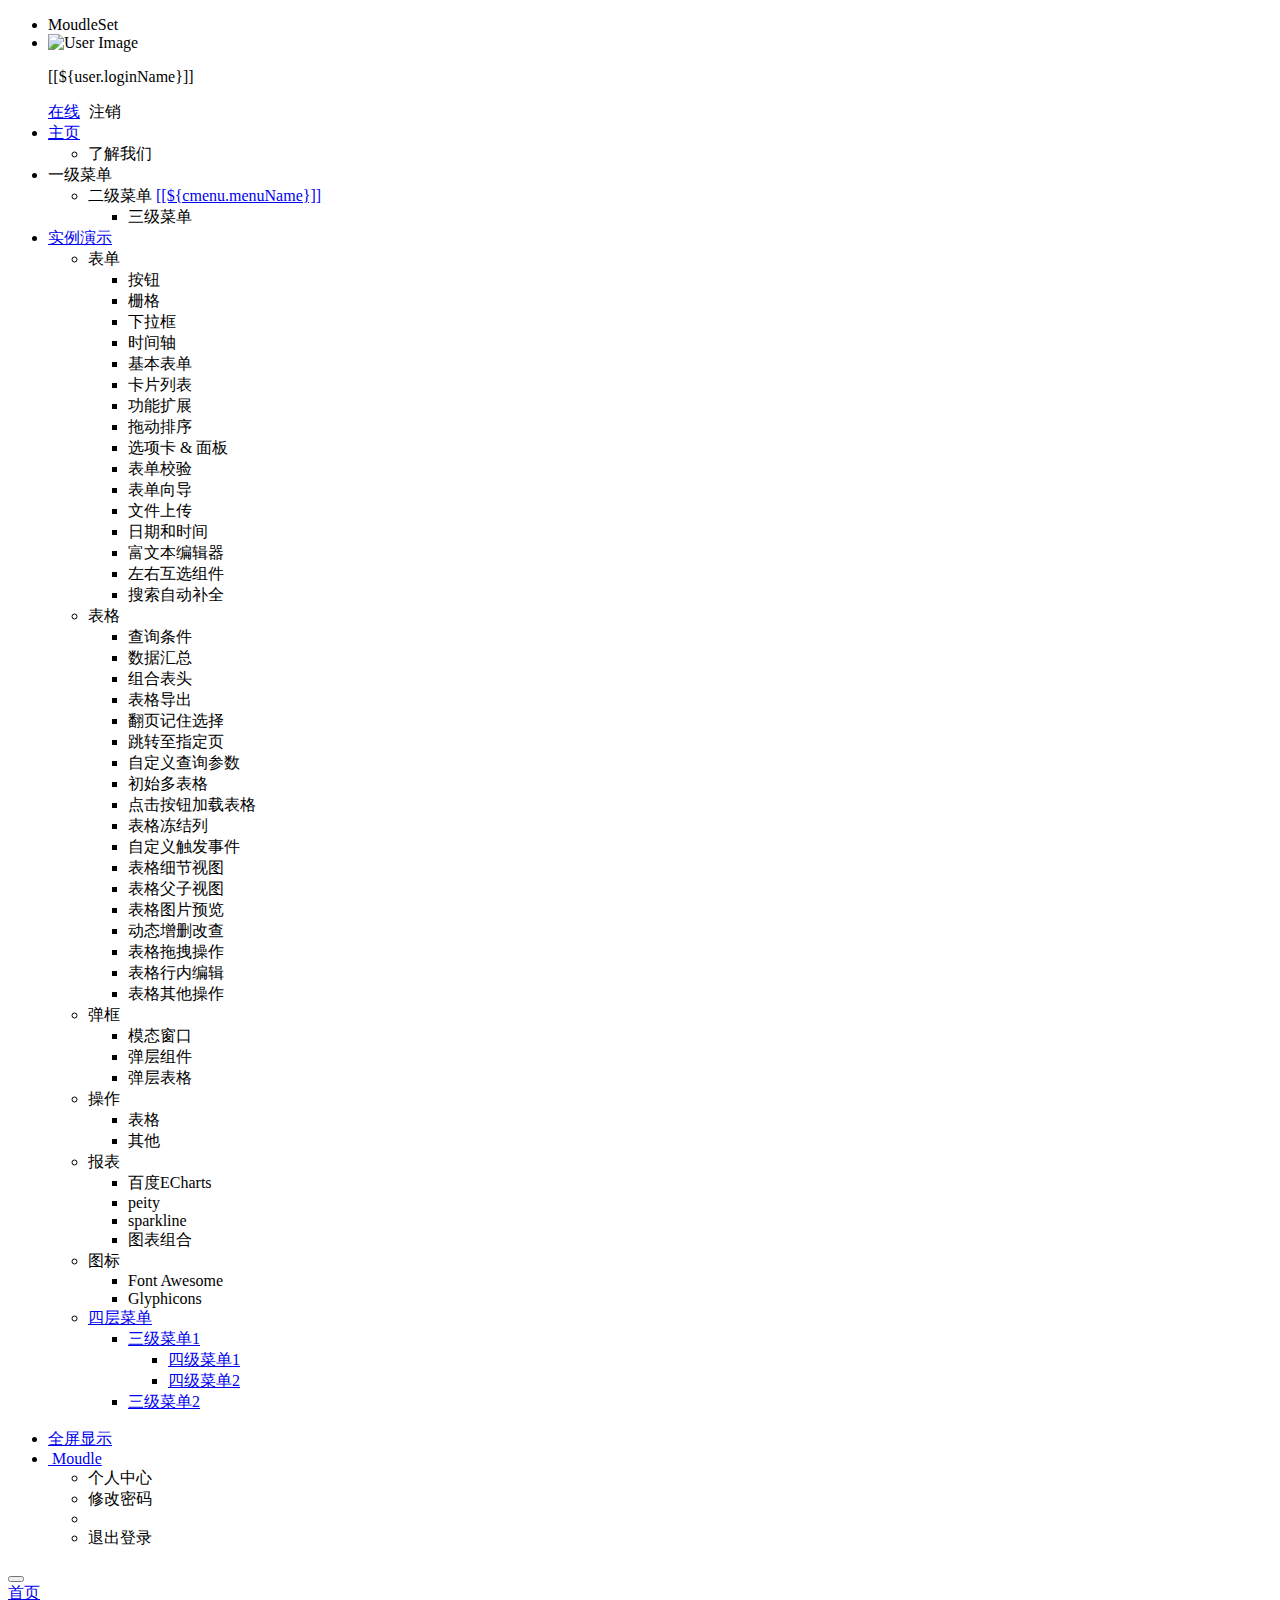
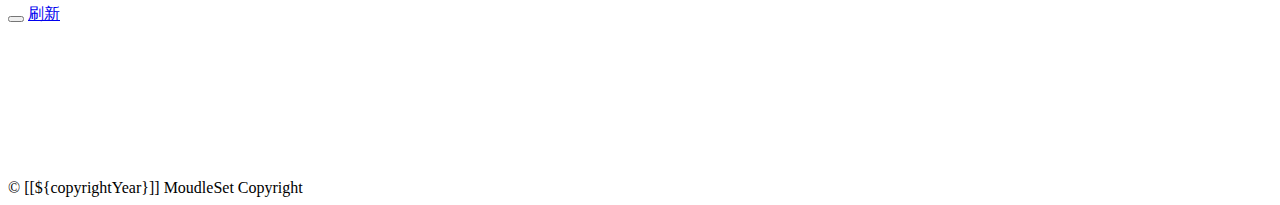
<file: ruoyi/ruoyi-admin/src/main/resources/templates/index.html>
<!DOCTYPE html>
<html  lang="zh" xmlns:th="http://www.thymeleaf.org">
<head>
    <meta charset="utf-8">
    <meta name="viewport" content="width=device-width, initial-scale=1.0">
    <meta name="renderer" content="webkit">
    <title>若依系统首页</title>
    <!--[if lt IE 9]>
    <meta http-equiv="refresh" content="0;ie.html"/>
    <![endif]-->
    <link th:href="@{favicon.ico}" rel="stylesheet"/>
    <link th:href="@{/css/bootstrap.min.css}" rel="stylesheet"/>
    <link th:href="@{/css/jquery.contextMenu.min.css}" rel="stylesheet"/>
    <link th:href="@{/css/font-awesome.min.css}" rel="stylesheet"/>
    <link th:href="@{/css/animate.css}" rel="stylesheet"/>
    <link th:href="@{/css/style.css}" rel="stylesheet"/>
    <link th:href="@{/css/skins.css}" rel="stylesheet"/>
    <link th:href="@{/ruoyi/css/ry-ui.css?v=4.0.0}" rel="stylesheet"/>
</head>
<body class="fixed-sidebar full-height-layout gray-bg" style="overflow: hidden" th:classappend="|${@config.getKey('sys.index.sideTheme')} ${@config.getKey('sys.index.skinName')}|">
<div id="wrapper">

    <!--左侧导航开始-->
    <nav class="navbar-default navbar-static-side" role="navigation">
        <div class="nav-close">
            <i class="fa fa-times-circle"></i>
        </div>
        <div class="sidebar-collapse">
            <ul class="nav" id="side-menu">
                <li class="logo">
				     <span class="logo-lg">MoudleSet</span>
            	</li>
            	<li>
            		<div class="user-panel">
            			<a class="menuItem" title="个人中心" th:href="@{/system/user/profile}"> 
            				<div class="hide" th:text="个人中心"></div>
					        <div class="pull-left image">
		                    	<img th:src="(${user.avatar} == '') ? @{/img/profile.jpg} : @{${user.avatar}}" class="img-circle" alt="User Image">
					        </div>
				        </a>
				        <div class="pull-left info">
				          <p>[[${user.loginName}]]</p>
				          <a href="#"><i class="fa fa-circle text-success"></i> 在线</a>
				          <a th:href="@{logout}" style="padding-left:5px;"><i class="fa fa-sign-out text-danger"></i> 注销</a>
				        </div>
				    </div>
            	</li>
                 <li class="active">
                    <a href="index.html"><i class="fa fa-home"></i> <span class="nav-label">主页</span> <span class="fa arrow"></span></a>
                    <ul class="nav nav-second-level">
                        <li class="active"><a class="menuItem" th:href="@{/system/main}">了解我们</a></li>
                    </ul>
                </li>
                <li th:each="menu : ${menus}">
                	<a th:class="@{${menu.url != '' && menu.url != '#'} ? ${menu.target}}" th:href="@{${menu.url == ''} ? |#| : ${menu.url}}">
                		<i class="fa fa-bar-chart-o" th:class="${menu.icon}"></i>
                    	<span class="nav-label" th:text="${menu.menuName}">一级菜单</span> 
                    	<span th:class="${menu.url == '' || menu.url == '#'} ? |fa arrow|"></span>
                	</a>
                    <ul class="nav nav-second-level collapse">
						<li th:each="cmenu : ${menu.children}">
							<a th:if="${#lists.isEmpty(cmenu.children)}" th:class="${cmenu.target == ''} ? |menuItem| : ${cmenu.target}" th:utext="${cmenu.menuName}" th:href="@{${cmenu.url}}">二级菜单</a>
							<a th:if="${not #lists.isEmpty(cmenu.children)}" href="#">[[${cmenu.menuName}]]<span class="fa arrow"></span></a>
							<ul th:if="${not #lists.isEmpty(cmenu.children)}" class="nav nav-third-level">
								<li th:each="emenu : ${cmenu.children}"><a th:class="${emenu.target == ''} ? |menuItem| : ${emenu.target}" th:text="${emenu.menuName}" th:href="@{${emenu.url}}">三级菜单</a></li>
							</ul>
						</li>
					</ul>
                </li>
                <li th:if="${demoEnabled}">
                    <a href="#"><i class="fa fa-desktop"></i><span class="nav-label">实例演示</span><span class="fa arrow"></span></a>
                    <ul class="nav nav-second-level collapse">
                        <li> <a>表单<span class="fa arrow"></span></a>
                            <ul class="nav nav-third-level">
								<li><a class="menuItem" th:href="@{/demo/form/button}">按钮</a></li>
								<li><a class="menuItem" th:href="@{/demo/form/grid}">栅格</a></li>
								<li><a class="menuItem" th:href="@{/demo/form/select}">下拉框</a></li>
								<li><a class="menuItem" th:href="@{/demo/form/timeline}">时间轴</a></li>
								<li><a class="menuItem" th:href="@{/demo/form/basic}">基本表单</a></li>
								<li><a class="menuItem" th:href="@{/demo/form/cards}">卡片列表</a></li>
								<li><a class="menuItem" th:href="@{/demo/form/jasny}">功能扩展</a></li>
								<li><a class="menuItem" th:href="@{/demo/form/sortable}">拖动排序</a></li>
								<li><a class="menuItem" th:href="@{/demo/form/tabs_panels}">选项卡 & 面板</a></li>
								<li><a class="menuItem" th:href="@{/demo/form/validate}">表单校验</a></li>
								<li><a class="menuItem" th:href="@{/demo/form/wizard}">表单向导</a></li>
								<li><a class="menuItem" th:href="@{/demo/form/upload}">文件上传</a></li>
								<li><a class="menuItem" th:href="@{/demo/form/datetime}">日期和时间</a></li>
								<li><a class="menuItem" th:href="@{/demo/form/summernote}">富文本编辑器</a></li>
								<li><a class="menuItem" th:href="@{/demo/form/duallistbox}">左右互选组件</a></li>
								<li><a class="menuItem" th:href="@{/demo/form/autocomplete}">搜索自动补全</a></li>
							</ul>
                        </li>
                        <li> <a>表格<span class="fa arrow"></span></a>
                            <ul class="nav nav-third-level">
								<li><a class="menuItem" th:href="@{/demo/table/search}">查询条件</a></li>
								<li><a class="menuItem" th:href="@{/demo/table/footer}">数据汇总</a></li>
								<li><a class="menuItem" th:href="@{/demo/table/groupHeader}">组合表头</a></li>
								<li><a class="menuItem" th:href="@{/demo/table/export}">表格导出</a></li>
								<li><a class="menuItem" th:href="@{/demo/table/remember}">翻页记住选择</a></li>
								<li><a class="menuItem" th:href="@{/demo/table/pageGo}">跳转至指定页</a></li>
								<li><a class="menuItem" th:href="@{/demo/table/params}">自定义查询参数</a></li>
								<li><a class="menuItem" th:href="@{/demo/table/multi}">初始多表格</a></li>
								<li><a class="menuItem" th:href="@{/demo/table/button}">点击按钮加载表格</a></li>
								<li><a class="menuItem" th:href="@{/demo/table/fixedColumns}">表格冻结列</a></li>
								<li><a class="menuItem" th:href="@{/demo/table/event}">自定义触发事件</a></li>
								<li><a class="menuItem" th:href="@{/demo/table/detail}">表格细节视图</a></li>
								<li><a class="menuItem" th:href="@{/demo/table/child}">表格父子视图</a></li>
								<li><a class="menuItem" th:href="@{/demo/table/image}">表格图片预览</a></li>
								<li><a class="menuItem" th:href="@{/demo/table/curd}">动态增删改查</a></li>
								<li><a class="menuItem" th:href="@{/demo/table/reorder}">表格拖拽操作</a></li>
								<li><a class="menuItem" th:href="@{/demo/table/editable}">表格行内编辑</a></li>
								<li><a class="menuItem" th:href="@{/demo/table/other}">表格其他操作</a></li>
							</ul>
                        </li>
                        <li> <a>弹框<span class="fa arrow"></span></a>
                            <ul class="nav nav-third-level">
								<li><a class="menuItem" th:href="@{/demo/modal/dialog}">模态窗口</a></li>
								<li><a class="menuItem" th:href="@{/demo/modal/layer}">弹层组件</a></li>
								<li><a class="menuItem" th:href="@{/demo/modal/table}">弹层表格</a></li>
							</ul>
                        </li>
                        <li> <a>操作<span class="fa arrow"></span></a>
                            <ul class="nav nav-third-level">
								<li><a class="menuItem" th:href="@{/demo/operate/table}">表格</a></li>
								<li><a class="menuItem" th:href="@{/demo/operate/other}">其他</a></li>
							</ul>
                        </li>
                        <li> <a>报表<span class="fa arrow"></span></a>
                            <ul class="nav nav-third-level">
								<li><a class="menuItem" th:href="@{/demo/report/echarts}">百度ECharts</a></li>
								<li><a class="menuItem" th:href="@{/demo/report/peity}">peity</a></li>
								<li><a class="menuItem" th:href="@{/demo/report/sparkline}">sparkline</a></li>
								<li><a class="menuItem" th:href="@{/demo/report/metrics}">图表组合</a></li>
							</ul>
                        </li>
                        <li> <a>图标<span class="fa arrow"></span></a>
                            <ul class="nav nav-third-level">
								<li><a class="menuItem" th:href="@{/demo/icon/fontawesome}">Font Awesome</a></li>
								<li><a class="menuItem" th:href="@{/demo/icon/glyphicons}">Glyphicons</a></li>
							</ul>
                        </li>
                        <li>
	                        <a href="#"><i class="fa fa-sitemap"></i> <span class="nav-label">四层菜单 </span><span class="fa arrow"></span></a>
	                        <ul class="nav nav-second-level collapse">
	                            <li>
	                                <a href="#" id="damian">三级菜单1<span class="fa arrow"></span></a>
	                                <ul class="nav nav-third-level">
	                                    <li>
	                                        <a href="#">四级菜单1</a>
	                                    </li>
	                                    <li>
	                                        <a href="#">四级菜单2</a>
	                                    </li>
	                                </ul>
	                            </li>
	                            <li><a href="#">三级菜单2</a></li>
	                        </ul>
	                    </li>
                    </ul>
                </li>
            </ul>
        </div>
    </nav>
    <!--左侧导航结束-->
    
    <!--右侧部分开始-->
    <div id="page-wrapper" class="gray-bg dashbard-1">
        <div class="row border-bottom">
            <nav class="navbar navbar-static-top" role="navigation" style="margin-bottom: 0">
                <div class="navbar-header">
                    <a class="navbar-minimalize minimalize-styl-2" style="color:#FFF;" href="#" title="收起菜单">
                    	<i class="fa fa-bars"></i>
                    </a>
                </div>
                <ul class="nav navbar-top-links navbar-right welcome-message">
				  <!--  <li><a title="视频教程" href="http://doc.ruoyi.vip/ruoyi/document/spjc.html" target="_blank"><i class="fa fa-video-camera"></i> 视频教程</a></li>
                    <li><a title="开发文档" href="http://doc.ruoyi.vip" target="_blank"><i class="fa fa-question-circle"></i> 开发文档</a></li>-->
	                <li><a title="全屏显示" href="javascript:void(0)" id="fullScreen"><i class="fa fa-arrows-alt"></i> 全屏显示</a></li>
                    <li class="dropdown user-menu">
						<a href="javascript:void(0)" class="dropdown-toggle" data-hover="dropdown">
							<img th:src="(${user.avatar} == '') ? @{/img/profile.jpg} : @{${user.avatar}}" class="user-image">
							<!--<span class="hidden-xs">[[${user.userName}]]</span>-->
							<span class="hidden-xs">Moudle</span>
						</a>
						<ul class="dropdown-menu">
							<li class="mt5">
								<a th:href="@{/system/user/profile}" class="menuItem">
								<i class="fa fa-user"></i> 个人中心</a>
							</li>
							<li>
								<a onclick="resetPwd()" class="menuItem">
								<i class="fa fa-key"></i> 修改密码</a>
							</li>
							<li class="divider"></li>
							<li>
								<a th:href="@{logout}">
								<i class="fa fa-sign-out"></i> 退出登录</a>
							</li>
						</ul>
					</li>
                </ul>
            </nav>
        </div>
        <div class="row content-tabs">
            <button class="roll-nav roll-left tabLeft">
                <i class="fa fa-backward"></i>
            </button>
            <nav class="page-tabs menuTabs">
                <div class="page-tabs-content">
                    <a href="javascript:;" class="active menuTab" data-id="/system/main">首页</a>
                </div>
            </nav>
            <button class="roll-nav roll-right tabRight">
                <i class="fa fa-forward"></i>
            </button>
            <a href="#" class="roll-nav roll-right tabReload"><i class="fa fa-refresh"></i> 刷新</a>
        </div>
        
        <a id="ax_close_max" class="ax_close_max" href="#" title="关闭全屏"> <i class="fa fa-times-circle-o"></i> </a>
                    
        <div class="row mainContent" id="content-main">
            <iframe class="RuoYi_iframe" name="iframe0" width="100%" height="100%" data-id="/system/main"
                    th:src="@{/system/main}" frameborder="0" seamless></iframe>
        </div>
        <div class="footer">
            <div class="pull-right">© [[${copyrightYear}]] MoudleSet Copyright </div>
        </div>
    </div>
    <!--右侧部分结束-->
</div>
<!-- 全局js -->
<script th:src="@{/js/jquery.min.js}"></script>
<script th:src="@{/js/bootstrap.min.js}"></script>
<script th:src="@{/js/plugins/metisMenu/jquery.metisMenu.js}"></script>
<script th:src="@{/js/plugins/slimscroll/jquery.slimscroll.min.js}"></script>
<script th:src="@{/js/jquery.contextMenu.min.js}"></script>
<script th:src="@{/ajax/libs/blockUI/jquery.blockUI.js}"></script>
<script th:src="@{/ajax/libs/layer/layer.min.js}"></script>
<script th:src="@{/ruoyi/js/ry-ui.js?v=4.0.0}"></script>
<script th:src="@{/ruoyi/index.js}"></script>
<script th:src="@{/ajax/libs/fullscreen/jquery.fullscreen.js}"></script>
<script th:inline="javascript"> 
var ctx = [[@{/}]];
/*用户管理-重置密码*/
function resetPwd() {
    var url = ctx + 'system/user/profile/resetPwd';
    $.modal.open("重置密码", url, '800', '500');
}
</script>
</body>
</html>
</file>
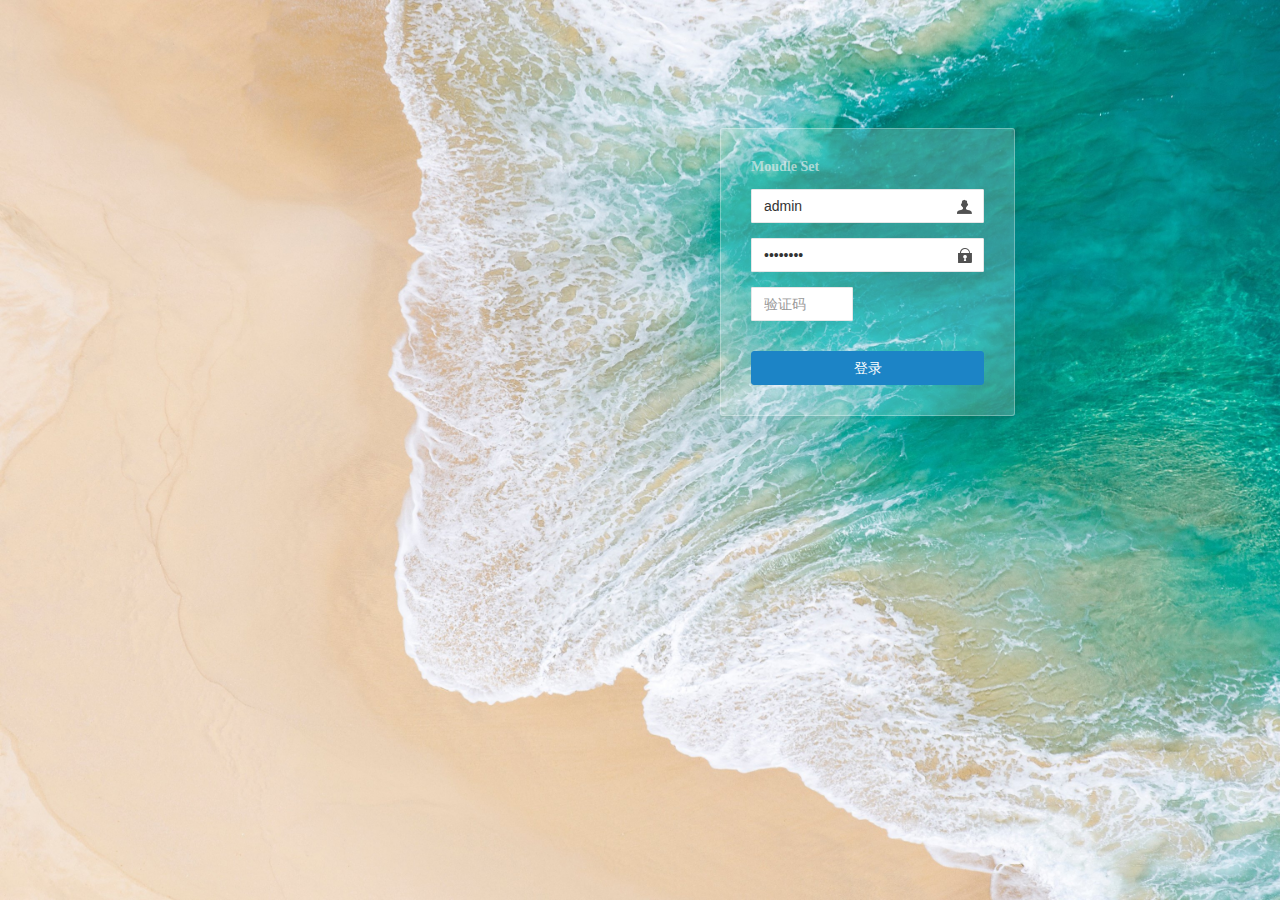
<file: ruoyi/ruoyi-admin/src/main/resources/templates/login.html>
<!DOCTYPE html>
<html  lang="zh" xmlns:th="http://www.thymeleaf.org">
<head>
    <meta charset="utf-8">
    <meta name="viewport" content="width=device-width, initial-scale=1.0, maximum-scale=1.0">
    
    <title>MoudleSet</title>
    <meta name="description" content="MoudleSet后台管理框架">
    <link href="../static/css/bootstrap.min.css" th:href="@{/css/bootstrap.min.css}" rel="stylesheet"/>
    <link href="../static/css/font-awesome.min.css" th:href="@{/css/font-awesome.min.css}" rel="stylesheet"/>
    <link href="../static/css/style.css" th:href="@{/css/style.css}" rel="stylesheet"/>
    <link href="../static/css/login.min.css" th:href="@{/css/login.min.css}" rel="stylesheet"/>
    <link href="../static/ruoyi/css/ry-ui.css" th:href="@{/ruoyi/css/ry-ui.css?v=4.0.0}" rel="stylesheet"/>
    <!--[if lt IE 9]>
    <meta http-equiv="refresh" content="0;ie.html" />
    <![endif]-->
    <link rel="shortcut icon" href="../static/favicon.ico" th:href="@{favicon.ico}"/>
    <style type="text/css">label.error { position:inherit;  }</style>
    <script>
        if(window.top!==window.self){window.top.location=window.location};
    </script>
</head>

<body class="signin">

    <div class="signinpanel">
        <div class="row">
            <div class="col-sm-7">
                <!--<div class="signin-info">
                    <div class="logopanel m-b">
                        <h1><img alt="[ 若依 ]" src="../static/ruoyi.png" th:src="@{/ruoyi.png}"></h1>
                    </div>
                    <div class="m-b"></div>
                    <h4>欢迎使用 <strong>若依 后台管理系统</strong></h4>
                    <ul class="m-b">
                        <li><i class="fa fa-arrow-circle-o-right m-r-xs"></i> SpringBoot</li>
                        <li><i class="fa fa-arrow-circle-o-right m-r-xs"></i> Mybatis</li>
                        <li><i class="fa fa-arrow-circle-o-right m-r-xs"></i> Shiro</li>
                        <li><i class="fa fa-arrow-circle-o-right m-r-xs"></i> Thymeleaf</li>
                        <li><i class="fa fa-arrow-circle-o-right m-r-xs"></i> Bootstrap</li>
                    </ul>
                    <strong>还没有账号？ <a href="#">立即注册&raquo;</a></strong>
                </div>-->
            </div>
            <div class="col-sm-5">
                <form id="signupForm">
                    <h4 class="no-margins" style="font-family: 微软雅黑;color: #eeeeeea6">Moudle&nbsp;Set</h4>
                    <!--<p class="m-t-md" >MoudleSet</p>-->
                    <input type="text"     name="username" class="form-control uname"     placeholder="用户名" value="admin"    />
                    <input type="password" name="password" class="form-control pword"     placeholder="密码"   value="admin123" />
					<div class="row m-t" th:if="${captchaEnabled==true}">
						<div class="col-xs-6">
						    <input type="text" name="validateCode" class="form-control code" placeholder="验证码" maxlength="5" autocomplete="off">
						</div>
						<div class="col-xs-6">
							<a href="javascript:void(0);" title="点击更换验证码">
								<img th:src="@{captcha/captchaImage(type=${captchaType})}" class="imgcode" width="85%"/>
							</a>
						</div>
					</div>
                 <!--   <div class="checkbox-custom" th:classappend="${captchaEnabled==false} ? 'm-t'">
				        <input type="checkbox" id="rememberme" name="rememberme"> <label for="rememberme">记住我</label>
                        <strong>还没有账号？ <a href="#">立即注册&raquo;</a></strong>
				    </div>-->
                    <button class="btn btn-success btn-block" id="btnSubmit" data-loading="正在验证登录，请稍后...">登录</button>
                </form>
            </div>
        </div>
     <!--   <div class="signup-footer">
            <div class="pull-left">
                &copy; 2019 All Rights Reserved. RuoYi <br>
            </div>
        </div>-->
    </div>
<script th:inline="javascript"> var ctx = [[@{/}]]; var captchaType = [[${captchaType}]]; </script>
<!-- 全局js -->
<script src="../static/js/jquery.min.js" th:src="@{/js/jquery.min.js}"></script>
<script src="../static/js/bootstrap.min.js" th:src="@{/js/bootstrap.min.js}"></script>
<!-- 验证插件 -->
<script src="../static/ajax/libs/validate/jquery.validate.min.js" th:src="@{/ajax/libs/validate/jquery.validate.min.js}"></script>
<script src="../static/ajax/libs/validate/messages_zh.min.js" th:src="@{/ajax/libs/validate/messages_zh.min.js}"></script>
<script src="../static/ajax/libs/layer/layer.min.js" th:src="@{/ajax/libs/layer/layer.min.js}"></script>
<script src="../static/ajax/libs/blockUI/jquery.blockUI.js" th:src="@{/ajax/libs/blockUI/jquery.blockUI.js}"></script>
<script src="../static/ruoyi/js/ry-ui.js" th:src="@{/ruoyi/js/ry-ui.js?v=4.0.0}"></script>
<script src="../static/ruoyi/login.js" th:src="@{/ruoyi/login.js}"></script>
</body>
</html>
</file>
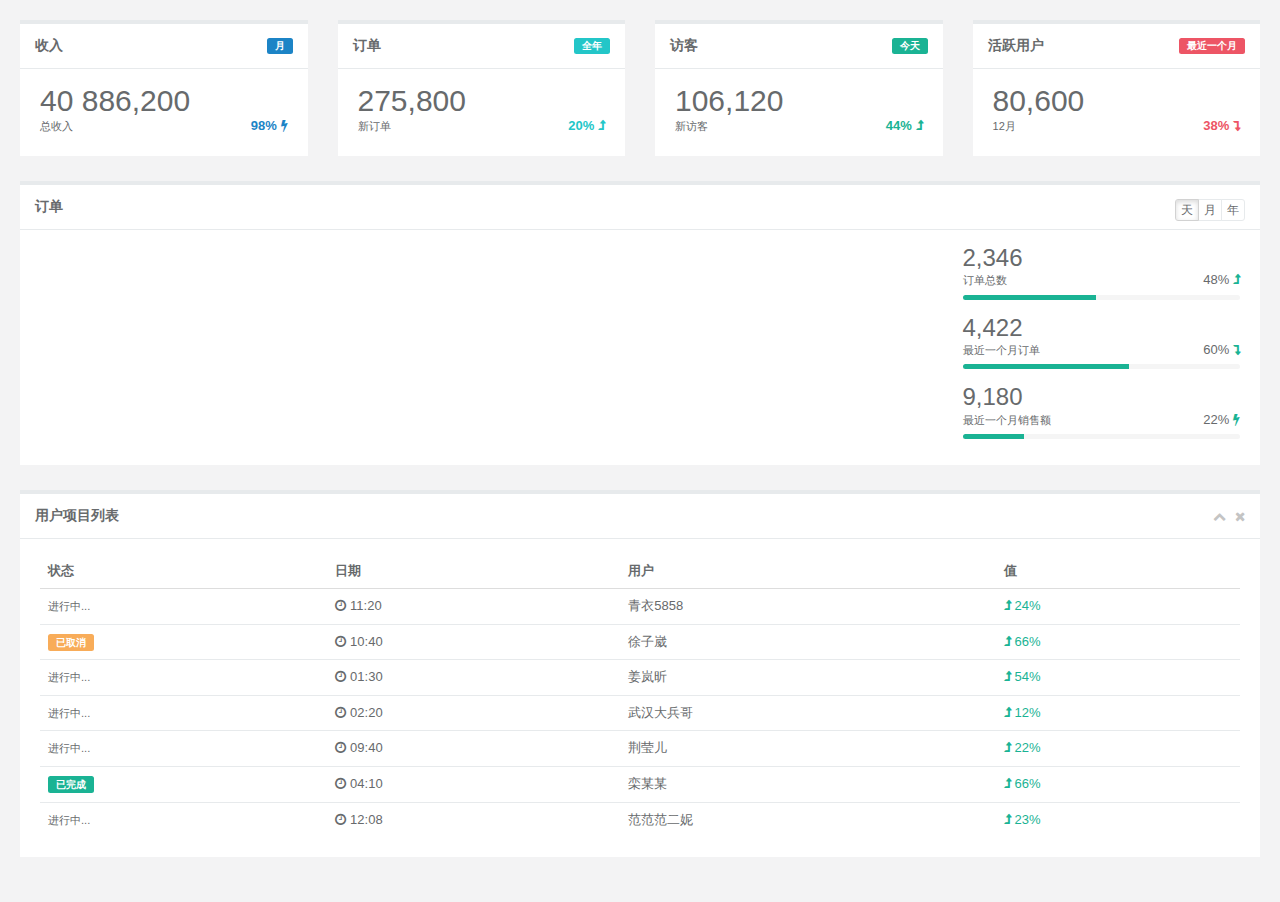
<file: ruoyi/ruoyi-admin/src/main/resources/templates/main_v1.html>
<!DOCTYPE html>
<html lang="zh" xmlns:th="http://www.thymeleaf.org">
<head>
    <meta charset="utf-8">
    <meta name="viewport" content="width=device-width, initial-scale=1.0">
    <title>统计</title>
    <link rel="shortcut icon" href="favicon.ico">
    <link href="../static/css/bootstrap.min.css" th:href="@{/css/bootstrap.min.css}" rel="stylesheet"/>
    <link href="../static/css/font-awesome.min.css" th:href="@{/css/font-awesome.min.css}" rel="stylesheet"/>
    <link href="../static/css/main/animate.min.css" th:href="@{/css/main/animate.min.css}" rel="stylesheet"/>
    <link href="../static/css/main/style.min862f.css" th:href="@{/css/main/style.min862f.css}" rel="stylesheet"/>
</head>

<body class="gray-bg">
    <div class="wrapper wrapper-content">

        <div class="row">
            <div class="col-sm-3">
                <div class="ibox float-e-margins">
                    <div class="ibox-title">
                        <span class="label label-success pull-right">月</span>
                        <h5>收入</h5>
                    </div>
                    <div class="ibox-content">
                        <h1 class="no-margins">40 886,200</h1>
                        <div class="stat-percent font-bold text-success">98% <i class="fa fa-bolt"></i>
                        </div>
                        <small>总收入</small>
                    </div>
                </div>
            </div>
            <div class="col-sm-3">
                <div class="ibox float-e-margins">
                    <div class="ibox-title">
                        <span class="label label-info pull-right">全年</span>
                        <h5>订单</h5>
                    </div>
                    <div class="ibox-content">
                        <h1 class="no-margins">275,800</h1>
                        <div class="stat-percent font-bold text-info">20% <i class="fa fa-level-up"></i>
                        </div>
                        <small>新订单</small>
                    </div>
                </div>
            </div>
            <div class="col-sm-3">
                <div class="ibox float-e-margins">
                    <div class="ibox-title">
                        <span class="label label-primary pull-right">今天</span>
                        <h5>访客</h5>
                    </div>
                    <div class="ibox-content">
                        <h1 class="no-margins">106,120</h1>
                        <div class="stat-percent font-bold text-navy">44% <i class="fa fa-level-up"></i>
                        </div>
                        <small>新访客</small>
                    </div>
                </div>
            </div>
            <div class="col-sm-3">
                <div class="ibox float-e-margins">
                    <div class="ibox-title">
                        <span class="label label-danger pull-right">最近一个月</span>
                        <h5>活跃用户</h5>
                    </div>
                    <div class="ibox-content">
                        <h1 class="no-margins">80,600</h1>
                        <div class="stat-percent font-bold text-danger">38% <i class="fa fa-level-down"></i>
                        </div>
                        <small>12月</small>
                    </div>
                </div>
            </div>
        </div>
        
        <div class="row">
            <div class="col-sm-12">
                <div class="ibox float-e-margins">
                    <div class="ibox-title">
                        <h5>订单</h5>
                        <div class="pull-right">
                            <div class="btn-group">
                                <button type="button" class="btn btn-xs btn-white active">天</button>
                                <button type="button" class="btn btn-xs btn-white">月</button>
                                <button type="button" class="btn btn-xs btn-white">年</button>
                            </div>
                        </div>
                    </div>
                    <div class="ibox-content">
                        <div class="row">
                            <div class="col-sm-9">
                                <div class="flot-chart">
                                    <div class="flot-chart-content" id="flot-dashboard-chart"></div>
                                </div>
                            </div>
                            <div class="col-sm-3">
                                <ul class="stat-list">
                                    <li>
                                        <h2 class="no-margins">2,346</h2>
                                        <small>订单总数</small>
                                        <div class="stat-percent">48% <i class="fa fa-level-up text-navy"></i>
                                        </div>
                                        <div class="progress progress-mini">
                                            <div style="width: 48%;" class="progress-bar"></div>
                                        </div>
                                    </li>
                                    <li>
                                        <h2 class="no-margins ">4,422</h2>
                                        <small>最近一个月订单</small>
                                        <div class="stat-percent">60% <i class="fa fa-level-down text-navy"></i>
                                        </div>
                                        <div class="progress progress-mini">
                                            <div style="width: 60%;" class="progress-bar"></div>
                                        </div>
                                    </li>
                                    <li>
                                        <h2 class="no-margins ">9,180</h2>
                                        <small>最近一个月销售额</small>
                                        <div class="stat-percent">22% <i class="fa fa-bolt text-navy"></i>
                                        </div>
                                        <div class="progress progress-mini">
                                            <div style="width: 22%;" class="progress-bar"></div>
                                        </div>
                                    </li>
                                 </ul>
                            </div>
                        </div>
                    </div>
                </div>
            </div>
        </div>
        
        <div class="row">
            <div class="col-sm-12">
                <div class="ibox float-e-margins">
                    <div class="ibox-title">
                        <h5>用户项目列表</h5>
                        <div class="ibox-tools">
                            <a class="collapse-link">
                                <i class="fa fa-chevron-up"></i>
                            </a>
                            <a class="close-link">
                                <i class="fa fa-times"></i>
                            </a>
                        </div>
                    </div>
                    <div class="ibox-content">
                        <table class="table table-hover no-margins">
                            <thead>
                                <tr>
                                    <th>状态</th>
                                    <th>日期</th>
                                    <th>用户</th>
                                    <th>值</th>
                                </tr>
                            </thead>
                            <tbody>
                                <tr>
                                    <td><small>进行中...</small>
                                    </td>
                                    <td><i class="fa fa-clock-o"></i> 11:20</td>
                                    <td>青衣5858</td>
                                    <td class="text-navy"> <i class="fa fa-level-up"></i> 24%</td>
                                </tr>
                                <tr>
                                    <td><span class="label label-warning">已取消</span>
                                    </td>
                                    <td><i class="fa fa-clock-o"></i> 10:40</td>
                                    <td>徐子崴</td>
                                    <td class="text-navy"> <i class="fa fa-level-up"></i> 66%</td>
                                </tr>
                                <tr>
                                    <td><small>进行中...</small>
                                    </td>
                                    <td><i class="fa fa-clock-o"></i> 01:30</td>
                                    <td>姜岚昕</td>
                                    <td class="text-navy"> <i class="fa fa-level-up"></i> 54%</td>
                                </tr>
                                <tr>
                                    <td><small>进行中...</small>
                                    </td>
                                    <td><i class="fa fa-clock-o"></i> 02:20</td>
                                    <td>武汉大兵哥</td>
                                    <td class="text-navy"> <i class="fa fa-level-up"></i> 12%</td>
                                </tr>
                                <tr>
                                    <td><small>进行中...</small>
                                    </td>
                                    <td><i class="fa fa-clock-o"></i> 09:40</td>
                                    <td>荆莹儿</td>
                                    <td class="text-navy"> <i class="fa fa-level-up"></i> 22%</td>
                                </tr>
                                <tr>
                                    <td><span class="label label-primary">已完成</span>
                                    </td>
                                    <td><i class="fa fa-clock-o"></i> 04:10</td>
                                    <td>栾某某</td>
                                    <td class="text-navy"> <i class="fa fa-level-up"></i> 66%</td>
                                </tr>
                                <tr>
                                    <td><small>进行中...</small>
                                    </td>
                                    <td><i class="fa fa-clock-o"></i> 12:08</td>
                                    <td>范范范二妮</td>
                                    <td class="text-navy"> <i class="fa fa-level-up"></i> 23%</td>
                                </tr>
                            </tbody>
                        </table>
                    </div>
                </div>
            </div>
         </div>
      </div>
    </div>
    <script th:src="@{/js/jquery.min.js}"></script>
    <script th:src="@{/js/bootstrap.min.js}"></script>
    <script th:src="@{/ajax/libs/flot/jquery.flot.js}"></script>
    
    <th:block th:include="include :: sparkline-js" />
    <script type="text/javascript">
	    $(document).ready(function () {
	        var data2 = [
	            [gd(2012, 1, 1), 7], [gd(2012, 1, 2), 6], [gd(2012, 1, 3), 4], [gd(2012, 1, 4), 8],
	            [gd(2012, 1, 5), 9], [gd(2012, 1, 6), 7], [gd(2012, 1, 7), 5], [gd(2012, 1, 8), 4],
	            [gd(2012, 1, 9), 7], [gd(2012, 1, 10), 8], [gd(2012, 1, 11), 9], [gd(2012, 1, 12), 6],
	            [gd(2012, 1, 13), 4], [gd(2012, 1, 14), 5], [gd(2012, 1, 15), 11], [gd(2012, 1, 16), 8],
	            [gd(2012, 1, 17), 8], [gd(2012, 1, 18), 11], [gd(2012, 1, 19), 11], [gd(2012, 1, 20), 6],
	            [gd(2012, 1, 21), 6], [gd(2012, 1, 22), 8], [gd(2012, 1, 23), 11], [gd(2012, 1, 24), 13],
	            [gd(2012, 1, 25), 7], [gd(2012, 1, 26), 9], [gd(2012, 1, 27), 9], [gd(2012, 1, 28), 8],
	            [gd(2012, 1, 29), 5], [gd(2012, 1, 30), 8], [gd(2012, 1, 31), 25]
	        ];
	
	        var data3 = [
	            [gd(2012, 1, 1), 800], [gd(2012, 1, 2), 500], [gd(2012, 1, 3), 600], [gd(2012, 1, 4), 700],
	            [gd(2012, 1, 5), 500], [gd(2012, 1, 6), 456], [gd(2012, 1, 7), 800], [gd(2012, 1, 8), 589],
	            [gd(2012, 1, 9), 467], [gd(2012, 1, 10), 876], [gd(2012, 1, 11), 689], [gd(2012, 1, 12), 700],
	            [gd(2012, 1, 13), 500], [gd(2012, 1, 14), 600], [gd(2012, 1, 15), 700], [gd(2012, 1, 16), 786],
	            [gd(2012, 1, 17), 345], [gd(2012, 1, 18), 888], [gd(2012, 1, 19), 888], [gd(2012, 1, 20), 888],
	            [gd(2012, 1, 21), 987], [gd(2012, 1, 22), 444], [gd(2012, 1, 23), 999], [gd(2012, 1, 24), 567],
	            [gd(2012, 1, 25), 786], [gd(2012, 1, 26), 666], [gd(2012, 1, 27), 888], [gd(2012, 1, 28), 900],
	            [gd(2012, 1, 29), 178], [gd(2012, 1, 30), 555], [gd(2012, 1, 31), 993]
	        ];
	
	
	        var dataset = [
	            {
	                label: "订单数",
	                data: data3,
	                color: "#1ab394",
	                bars: {
	                    show: true,
	                    align: "center",
	                    barWidth: 24 * 60 * 60 * 600,
	                    lineWidth: 0
	                }
	
	            }, {
	                label: "付款数",
	                data: data2,
	                yaxis: 2,
	                color: "#464f88",
	                lines: {
	                    lineWidth: 1,
	                    show: true,
	                    fill: true,
	                    fillColor: {
	                        colors: [{
	                            opacity: 0.2
	                        }, {
	                            opacity: 0.2
	                        }]
	                    }
	                },
	                splines: {
	                    show: false,
	                    tension: 0.6,
	                    lineWidth: 1,
	                    fill: 0.1
	                },
	            }
	        ];
	
	
	        var options = {
	            xaxis: {
	                mode: "time",
	                tickSize: [3, "day"],
	                tickLength: 0,
	                axisLabel: "Date",
	                axisLabelUseCanvas: true,
	                axisLabelFontSizePixels: 12,
	                axisLabelFontFamily: 'Arial',
	                axisLabelPadding: 10,
	                color: "#838383"
	            },
	            yaxes: [{
	                    position: "left",
	                    max: 1070,
	                    color: "#838383",
	                    axisLabelUseCanvas: true,
	                    axisLabelFontSizePixels: 12,
	                    axisLabelFontFamily: 'Arial',
	                    axisLabelPadding: 3
	            }, {
	                    position: "right",
	                    clolor: "#838383",
	                    axisLabelUseCanvas: true,
	                    axisLabelFontSizePixels: 12,
	                    axisLabelFontFamily: ' Arial',
	                    axisLabelPadding: 67
	            }
	            ],
	            legend: {
	                noColumns: 1,
	                labelBoxBorderColor: "#000000",
	                position: "nw"
	            },
	            grid: {
	                hoverable: false,
	                borderWidth: 0,
	                color: '#838383'
	            }
	        };
	
	        function gd(year, month, day) {
	            return new Date(year, month - 1, day).getTime();
	        }
	
	        var previousPoint = null,
	            previousLabel = null;
	
	        $.plot($("#flot-dashboard-chart"), dataset, options);
	    });
    </script>
</body>
</html>
</file>
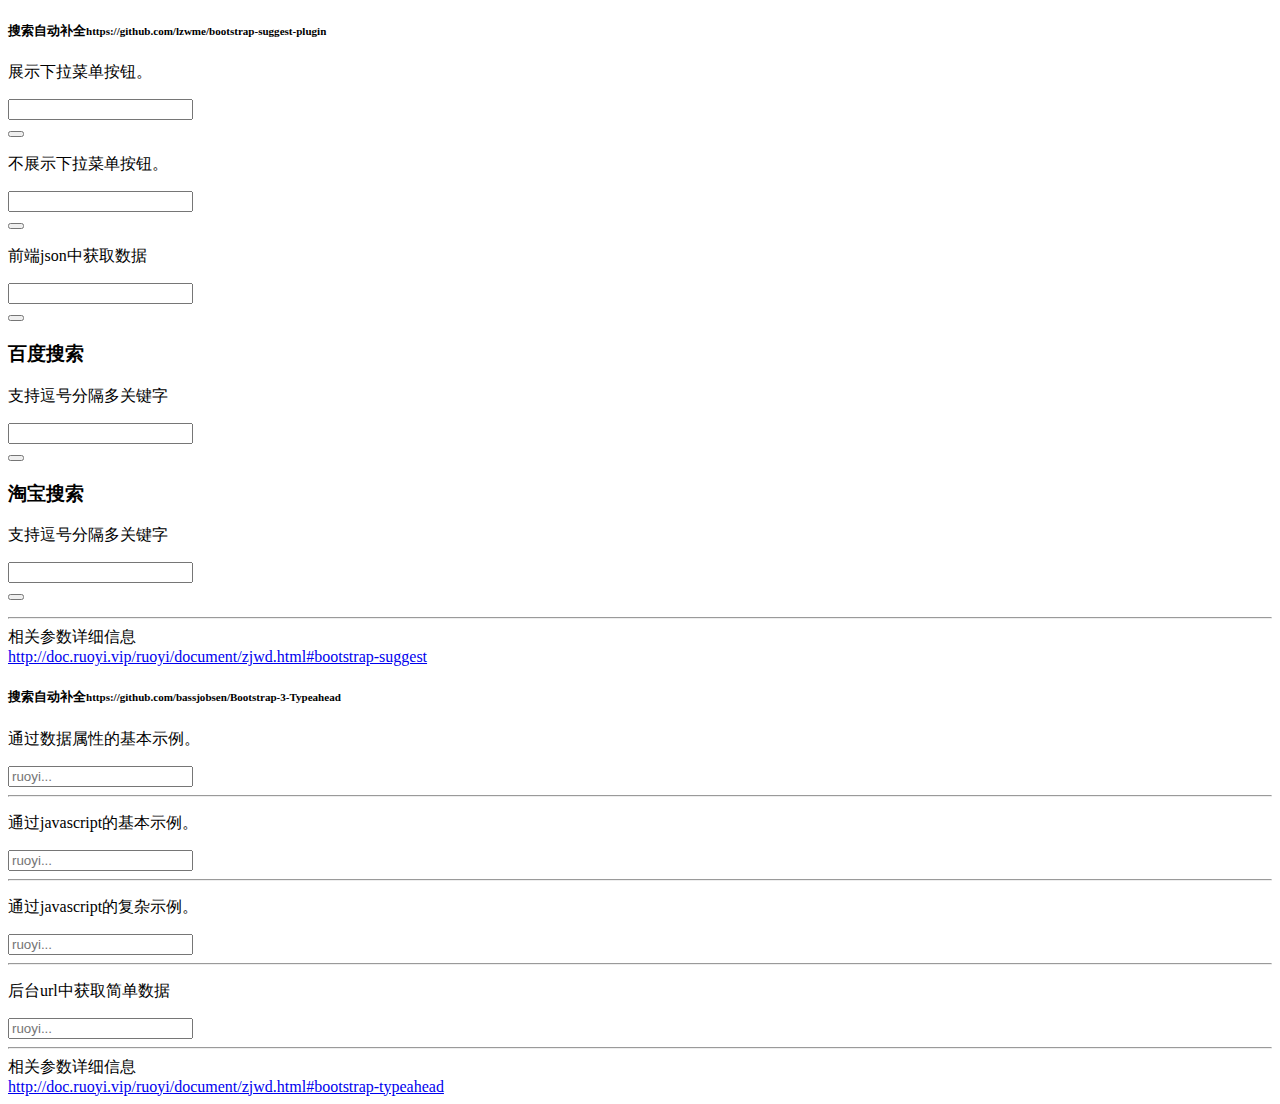
<file: ruoyi/ruoyi-admin/src/main/resources/templates/demo/form/autocomplete.html>
<!DOCTYPE html>
<html lang="zh">
<head>
	<th:block th:include="include :: header('搜索自动补全')" />
</head>
<body class="gray-bg">
      <div class="wrapper wrapper-content animated fadeInRight">
        <div class="row">
            <div class="col-sm-6">
                <div class="ibox float-e-margins">
                    <div class="ibox-title">
                        <h5>搜索自动补全<small>https://github.com/lzwme/bootstrap-suggest-plugin</small></h5>
                    </div>  
                    <div class="ibox-content">
                        <p>展示下拉菜单按钮。</p>
                        <div class="row">
                            <div class="col-lg-6">
                                <div class="input-group">
                                    <input type="text" class="form-control" id="suggest-demo-1">
                                    <div class="input-group-btn">
                                        <button type="button" class="btn btn-white dropdown-toggle" data-toggle="dropdown">
                                            <span class="caret"></span>
                                        </button>
                                        <ul class="dropdown-menu dropdown-menu-right" role="menu">
                                        </ul>
                                    </div>
                                </div>
                            </div>
                        </div>
                        
                        <p>不展示下拉菜单按钮。</p>
                        <div class="row">
                            <div class="col-lg-6">
                                <div class="input-group">
                                    <input type="text" class="form-control" id="suggest-demo-2">
                                    <div class="input-group-btn">
                                        <button type="button" class="btn btn-white dropdown-toggle" data-toggle="dropdown">
                                            <span class="caret"></span>
                                        </button>
                                        <ul class="dropdown-menu dropdown-menu-right" role="menu">
                                        </ul>
                                    </div>
                                </div>
                            </div>
                        </div>
                        
                        <p>前端json中获取数据</p>
                        <div class="row">
                            <div class="col-lg-6">
                                <div class="input-group">
                                    <input type="text" class="form-control" id="suggest-demo-3">
                                    <div class="input-group-btn">
                                        <button type="button" class="btn btn-white dropdown-toggle" data-toggle="dropdown">
                                            <span class="caret"></span>
                                        </button>
                                        <ul class="dropdown-menu dropdown-menu-right" role="menu">
                                        </ul>
                                    </div>
                                    <!-- /btn-group -->
                                </div>
                            </div>
                        </div>
                        
                        <h3>百度搜索</h3>
                        <p>支持逗号分隔多关键字</p>
                        <div class="row">
                            <div class="col-lg-6">
                                <div class="input-group" style="width: 300px;">
                                    <input type="text" class="form-control" id="baidu">
                                    <div class="input-group-btn">
                                        <button type="button" class="btn btn-white dropdown-toggle" data-toggle="dropdown">
                                            <span class="caret"></span>
                                        </button>
                                        <ul class="dropdown-menu dropdown-menu-right" role="menu">
                                        </ul>
                                    </div>
                                    <!-- /btn-group -->
                                </div>
                            </div>
                        </div>
                        
                        <h3>淘宝搜索</h3>
                        <p>支持逗号分隔多关键字</p>
                        <div class="row">
                            <div class="col-lg-6">
                                <div class="input-group" style="width: 400px;">
                                    <input type="text" class="form-control" id="taobao">
                                    <div class="input-group-btn">
                                        <button type="button" class="btn btn-white dropdown-toggle" data-toggle="dropdown">
                                            <span class="caret"></span>
                                        </button>
                                        <ul class="dropdown-menu dropdown-menu-right" role="menu">
                                        </ul>
                                    </div>
                                    <!-- /btn-group -->
                                </div>
                            </div>
                        </div>
                        <hr>
                        <div class="form-group">
                            <label class="font-noraml">相关参数详细信息</label>
                            <div><a href="http://doc.ruoyi.vip/ruoyi/document/zjwd.html#bootstrap-suggest" target="_blank">http://doc.ruoyi.vip/ruoyi/document/zjwd.html#bootstrap-suggest</a></div>
                        </div>
                    </div>
                </div>
            </div>
            
            <div class="col-sm-6">
                <div class="ibox float-e-margins">
                    <div class="ibox-title">
                        <h5>搜索自动补全<small>https://github.com/bassjobsen/Bootstrap-3-Typeahead</small></h5>
                    </div>  
                    <div class="ibox-content">
                        <p>通过数据属性的基本示例。</p>
                        <div class="row">
                            <div class="col-lg-6">
                           	    <input type="text" placeholder="ruoyi..." data-provide="typeahead" data-source='["ruoyi 1","ruoyi 2","ruoyi 3"]' class="form-control" />
                            </div>
                        </div>
                        <hr>
                        
                        <p>通过javascript的基本示例。</p>
                        <div class="row">
                            <div class="col-lg-6">
                                <input type="text" placeholder="ruoyi..." class="form-control" id="typeahead-demo-1"/>
                            </div>
                        </div>
                        
                        <hr>
                        <p>通过javascript的复杂示例。</p>
                        <div class="row">
                            <div class="col-lg-6">
                                <input type="text" placeholder="ruoyi..." class="form-control" id="typeahead-demo-2"/>
                            </div>
                        </div>
                        
                        <hr>
                        <p>后台url中获取简单数据</p>
                        <div class="row">
                            <div class="col-lg-6">
                                <input type="text" placeholder="ruoyi..." class="form-control" id="typeahead-demo-3"/>
                            </div>
                        </div>
                        
                        <hr>
                        <div class="form-group">
                            <label class="font-noraml">相关参数详细信息</label>
                            <div><a href="http://doc.ruoyi.vip/ruoyi/document/zjwd.html#bootstrap-typeahead" target="_blank">http://doc.ruoyi.vip/ruoyi/document/zjwd.html#bootstrap-typeahead</a></div>
                        </div>
                    </div>
                </div>
            </div>
        </div>
    </div>
    <th:block th:include="include :: footer" />
    <th:block th:include="include :: bootstrap-suggest-js" />
    <th:block th:include="include :: bootstrap-typeahead-js" />
    <script type="text/javascript">
        
	    var testBsSuggest = $("#suggest-demo-1").bsSuggest({
	        url: ctx + "demo/form/userModel",
	        idField: "userId",
	        keyField: "userName"
	    }).on('onDataRequestSuccess', function (e, result) {
	        console.log('onDataRequestSuccess: ', result);
	    }).on('onSetSelectValue', function (e, keyword) {
	        console.log('onSetSelectValue: ', keyword);
	    }).on('onUnsetSelectValue', function (e) {
	        console.log("onUnsetSelectValue");
	    });
	    
	    var testBsSuggest = $("#suggest-demo-2").bsSuggest({
	        url: ctx + "demo/form/userModel",
	        showBtn: false,
	        idField: "userId",
	        keyField: "userName"
	    }).on('onDataRequestSuccess', function (e, result) {
	        console.log('onDataRequestSuccess: ', result);
	    }).on('onSetSelectValue', function (e, keyword) {
	        console.log('onSetSelectValue: ', keyword);
	    }).on('onUnsetSelectValue', function (e) {
	        console.log("onUnsetSelectValue");
	    });
	
	    //data 数据中获取
	    var testdataBsSuggest = $("#suggest-demo-3").bsSuggest({
	        indexId: 1,
	        indexKey: 2,
	        data: {
	            'value': [
	                {
	                    'userId': '1',
	                    'userCode': '1000001',
	                    'userName': '测试1',
	                    'userPhone': '15888888888'
	                },
	                {
	                    'userId': '2',
	                    'userCode': '1000002',
	                    'userName': '测试2',
	                    'userPhone': '15888888888'
	                },
	                {
	                    'userId': '3',
	                    'userCode': '1000003',
	                    'userName': '测试3',
	                    'userPhone': '15888888888'
	                },
	                {
	                    'userId': '4',
	                    'userCode': '1000004',
	                    'userName': '测试4',
	                    'userPhone': '15888888888'
	                },
	                {
	                    'userId': '5',
	                    'userCode': '1000005',
	                    'userName': '测试5',
	                    'userPhone': '15888888888'
	                }
				],
	            'defaults': 'http://ruoyi.vip'
	        }
	    });
	    
	    //百度搜索测试
	    var baiduBsSuggest = $("#baidu").bsSuggest({
	        allowNoKeyword: false, //是否允许无关键字时请求数据
	        multiWord: true, //以分隔符号分割的多关键字支持
	        separator: ",", //多关键字支持时的分隔符，默认为空格
	        getDataMethod: "url", //获取数据的方式，总是从 URL 获取
	        url: 'http://unionsug.baidu.com/su?p=3&t=' + (new Date()).getTime() + '&wd=',
	        /*优先从url ajax 请求 json 帮助数据，注意最后一个参数为关键字请求参数*/
	        jsonp: 'cb',
	        /*如果从 url 获取数据，并且需要跨域，则该参数必须设置*/
	        processData: function (json) { // url 获取数据时，对数据的处理，作为 getData 的回调函数
	            var i, len, data = {
	                value: []
	            };
	            if (!json || !json.s || json.s.length === 0) {
	                return false;
	            }
	
	            console.log(json);
	            len = json.s.length;
	
	            jsonStr = "{'value':[";
	            for (i = 0; i < len; i++) {
	                data.value.push({
	                    word: json.s[i]
	                });
	            }
	            data.defaults = 'baidu';
	
	            //字符串转化为 js 对象
	            return data;
	        }
	    });
	    
	    //淘宝搜索建议测试
	    var taobaoBsSuggest = $("#taobao").bsSuggest({
	        indexId: 2, //data.value 的第几个数据，作为input输入框的内容
	        indexKey: 1, //data.value 的第几个数据，作为input输入框的内容
	        allowNoKeyword: false, //是否允许无关键字时请求数据
	        multiWord: true, //以分隔符号分割的多关键字支持
	        separator: ",", //多关键字支持时的分隔符，默认为空格
	        getDataMethod: "url", //获取数据的方式，总是从 URL 获取
	        effectiveFieldsAlias: {
	            Id: "序号",
	            Keyword: "关键字",
	            Count: "数量"
	        },
	        showHeader: true,
	        url: 'http://suggest.taobao.com/sug?code=utf-8&extras=1&q=',
	        /*优先从url ajax 请求 json 帮助数据，注意最后一个参数为关键字请求参数*/
	        jsonp: 'callback',
	        /*如果从 url 获取数据，并且需要跨域，则该参数必须设置*/
	        processData: function (json) { // url 获取数据时，对数据的处理，作为 getData 的回调函数
	            var i, len, data = {
	                value: []
	            };
	
	            if (!json || !json.result || json.result.length == 0) {
	                return false;
	            }
	
	            console.log(json);
	            len = json.result.length;
	
	            for (i = 0; i < len; i++) {
	                data.value.push({
	                    "Id": (i + 1),
	                    "Keyword": json.result[i][0],
	                    "Count": json.result[i][1]
	                });
	            }
	            console.log(data);
	            return data;
	        }
	    });
	    
	    $('#typeahead-demo-1').typeahead({
            source: ["ruoyi 1","ruoyi 2","ruoyi 3"]
        });
	    
	    $('#typeahead-demo-2').typeahead({
            source: [
                {"name": "Afghanistan", "code": "AF", "ccn0": "040"},
                {"name": "Land Islands", "code": "AX", "ccn0": "050"},
                {"name": "Albania", "code": "AL","ccn0": "060"},
                {"name": "Algeria", "code": "DZ","ccn0": "070"}
            ]
        });
	    
	    $.get(ctx + "demo/form/collection", function(data){
	    	$("#typeahead-demo-3").typeahead({
		        source: data.value
		    });
        },'json');
    </script>
</body>
</html>
</file>
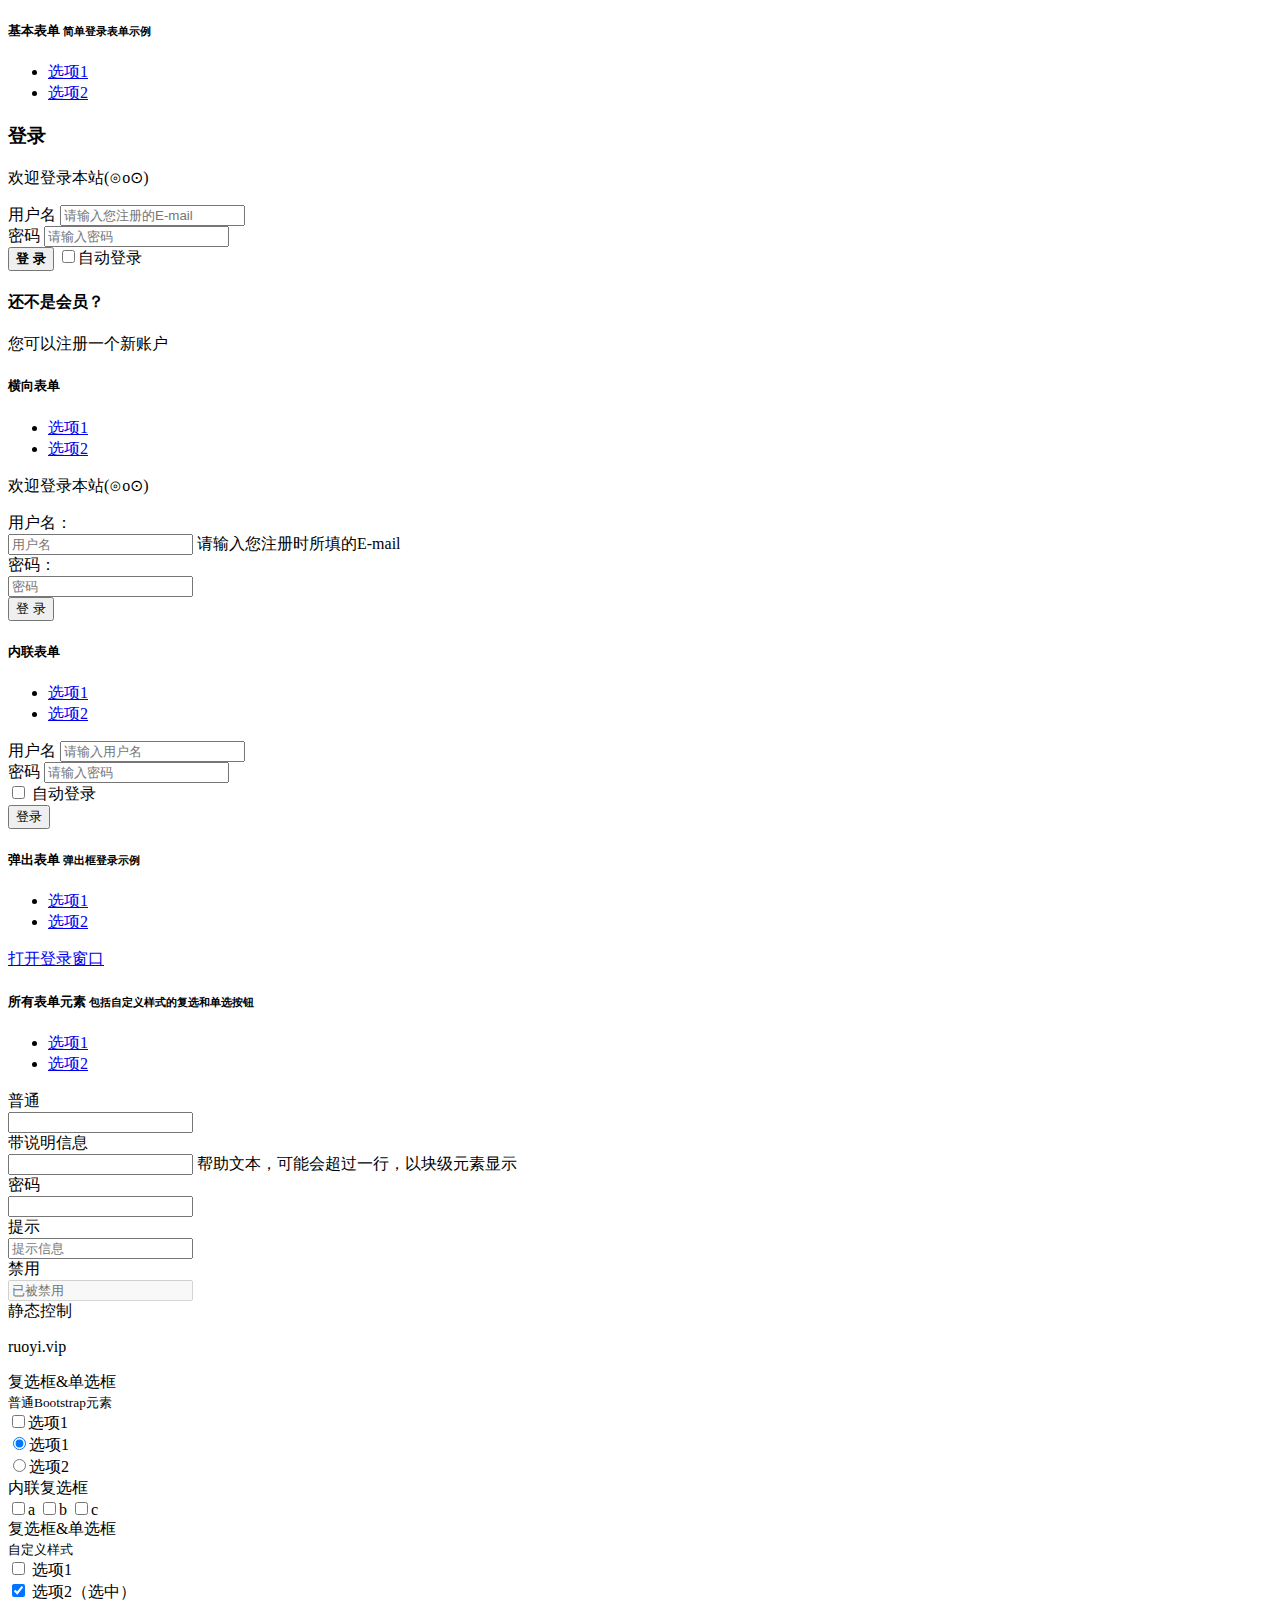
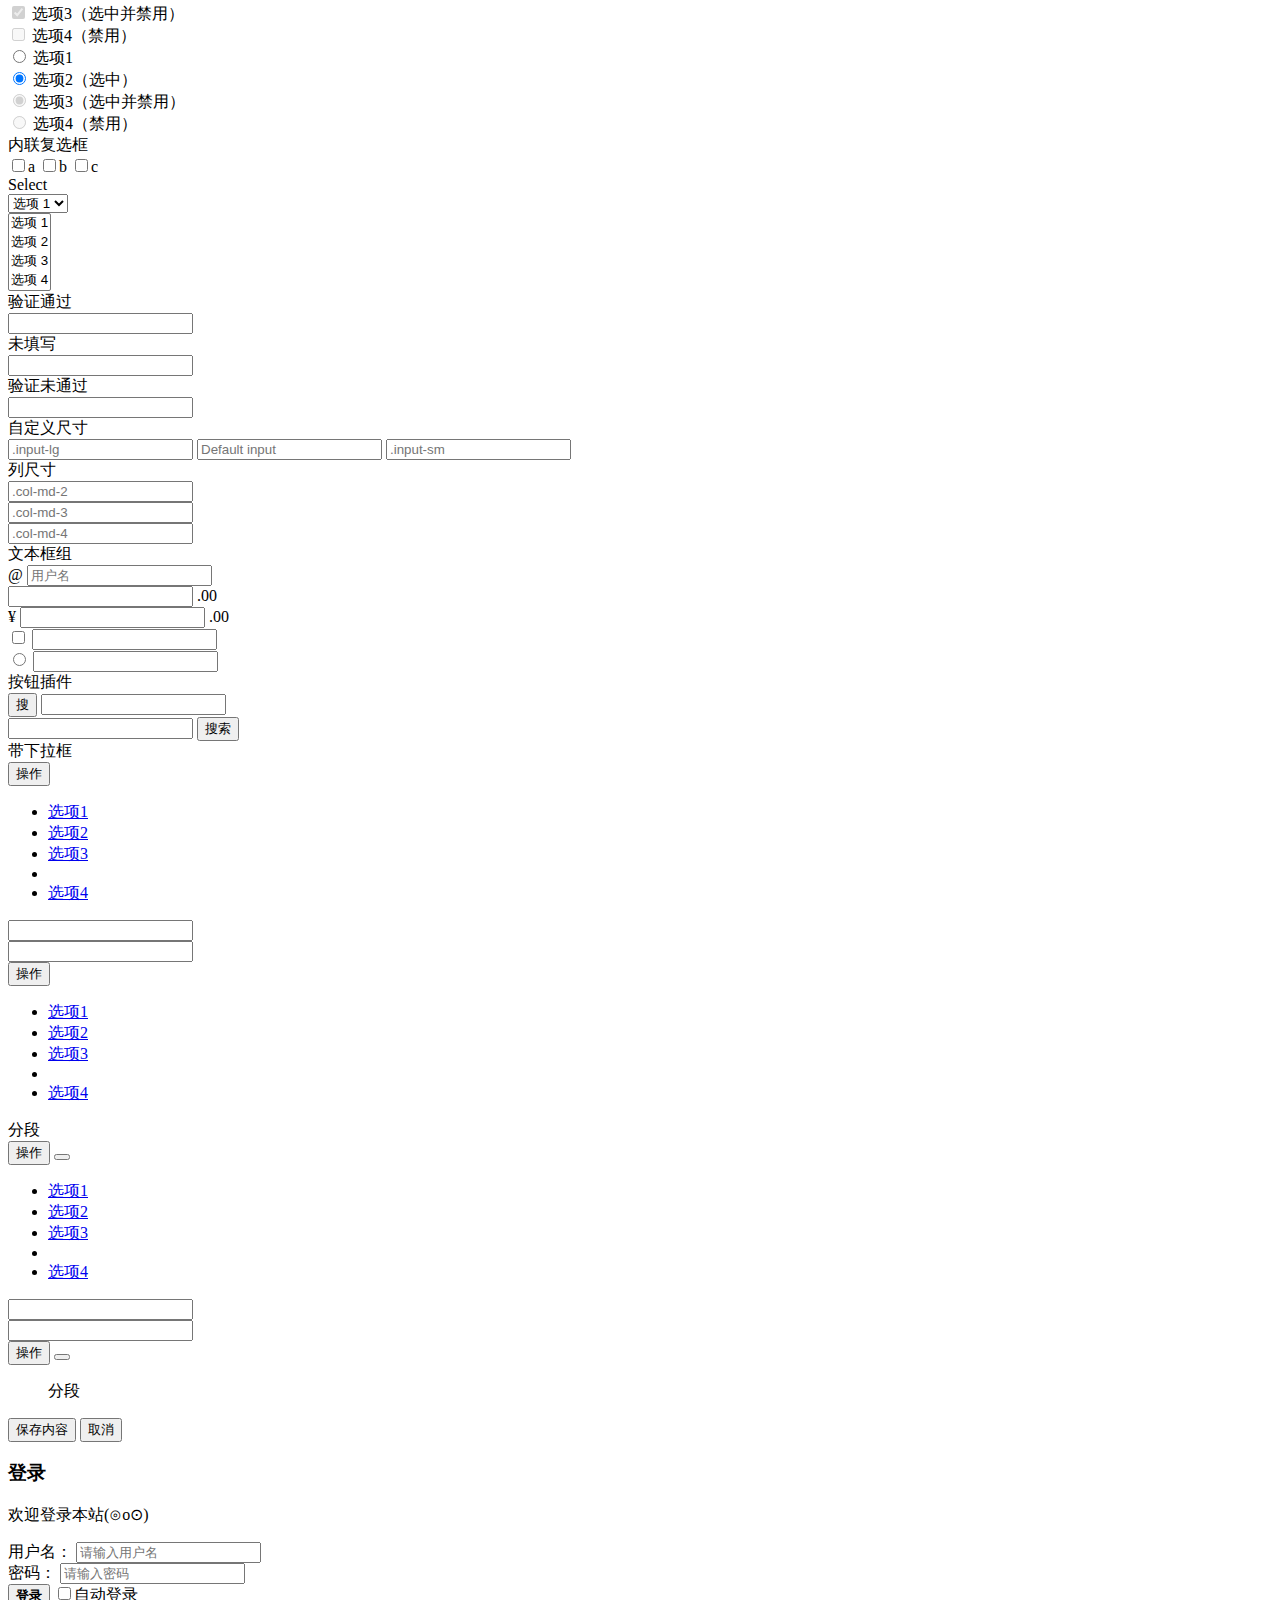
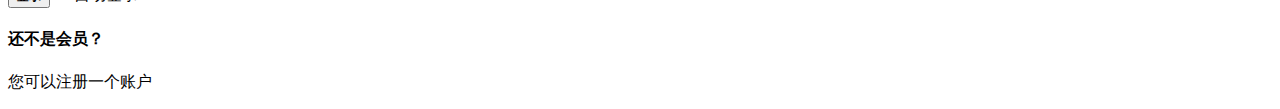
<file: ruoyi/ruoyi-admin/src/main/resources/templates/demo/form/basic.html>
<!DOCTYPE html>
<html lang="zh">
<head>
	<th:block th:include="include :: header('基本表单')" />
</head>
<body class="gray-bg">
    <div class="wrapper wrapper-content animated fadeInRight">
        <div class="row">
            <div class="col-sm-7">
                <div class="ibox float-e-margins">
                    <div class="ibox-title">
                        <h5>基本表单 <small>简单登录表单示例</small></h5>
                        <div class="ibox-tools">
                            <a class="collapse-link">
                                <i class="fa fa-chevron-up"></i>
                            </a>
                            <a class="dropdown-toggle" data-toggle="dropdown" href="form_basic.html#">
                                <i class="fa fa-wrench"></i>
                            </a>
                            <ul class="dropdown-menu dropdown-user">
                                <li><a href="form_basic.html#">选项1</a>
                                </li>
                                <li><a href="form_basic.html#">选项2</a>
                                </li>
                            </ul>
                            <a class="close-link">
                                <i class="fa fa-times"></i>
                            </a>
                        </div>
                    </div>
                    <div class="ibox-content">
                        <div class="row">
                            <div class="col-sm-6 b-r">
                                <h3 class="m-t-none m-b">登录</h3>
                                <p>欢迎登录本站(⊙o⊙)</p>
                                <form role="form">
                                    <div class="form-group">
                                        <label>用户名</label>
                                        <input type="email" placeholder="请输入您注册的E-mail" class="form-control">
                                    </div>
                                    <div class="form-group">
                                        <label>密码</label>
                                        <input type="password" placeholder="请输入密码" class="form-control">
                                    </div>
                                    <div>
                                        <button class="btn btn-sm btn-primary pull-right m-t-n-xs" type="submit"><strong>登 录</strong>
                                        </button>
                                        <label>
                                            <input type="checkbox">自动登录</label>
                                    </div>
                                </form>
                            </div>
                            <div class="col-sm-6">
                                <h4>还不是会员？</h4>
                                <p>您可以注册一个新账户</p>
                                <p class="text-center">
                                    <a href="form_basic.html"><i class="fa fa-sign-in big-icon"></i></a>
                                </p>
                            </div>
                        </div>
                    </div>
                </div>
            </div>
            <div class="col-sm-5">
                <div class="ibox float-e-margins">
                    <div class="ibox-title">
                        <h5>横向表单</h5>
                        <div class="ibox-tools">
                            <a class="collapse-link">
                                <i class="fa fa-chevron-up"></i>
                            </a>
                            <a class="dropdown-toggle" data-toggle="dropdown" href="form_basic.html#">
                                <i class="fa fa-wrench"></i>
                            </a>
                            <ul class="dropdown-menu dropdown-user">
                                <li><a href="form_basic.html#">选项1</a>
                                </li>
                                <li><a href="form_basic.html#">选项2</a>
                                </li>
                            </ul>
                            <a class="close-link">
                                <i class="fa fa-times"></i>
                            </a>
                        </div>
                    </div>
                    <div class="ibox-content">
                        <form class="form-horizontal">
                            <p>欢迎登录本站(⊙o⊙)</p>
                            <div class="form-group">
                                <label class="col-sm-3 control-label">用户名：</label>

                                <div class="col-sm-8">
                                    <input type="email" placeholder="用户名" class="form-control"> <span class="help-block m-b-none">请输入您注册时所填的E-mail</span>
                                </div>
                            </div>
                            <div class="form-group">
                                <label class="col-sm-3 control-label">密码：</label>

                                <div class="col-sm-8">
                                    <input type="password" placeholder="密码" class="form-control">
                                </div>
                            </div>
                            <div class="form-group">
                                <div class="col-sm-offset-3 col-sm-8">
                                    <button class="btn btn-sm btn-white" type="submit">登 录</button>
                                </div>
                            </div>
                        </form>
                    </div>
                </div>
            </div>
        </div>
        <div class="row">
            <div class="col-sm-8">
                <div class="ibox float-e-margins">
                    <div class="ibox-title">
                        <h5>内联表单</h5>
                        <div class="ibox-tools">
                            <a class="collapse-link">
                                <i class="fa fa-chevron-up"></i>
                            </a>
                            <a class="dropdown-toggle" data-toggle="dropdown" href="form_basic.html#">
                                <i class="fa fa-wrench"></i>
                            </a>
                            <ul class="dropdown-menu dropdown-user">
                                <li><a href="form_basic.html#">选项1</a>
                                </li>
                                <li><a href="form_basic.html#">选项2</a>
                                </li>
                            </ul>
                            <a class="close-link">
                                <i class="fa fa-times"></i>
                            </a>
                        </div>
                    </div>
                    <div class="ibox-content">
                        <form role="form" class="form-inline">
                            <div class="form-group">
                                <label for="exampleInputEmail2" class="sr-only">用户名</label>
                                <input type="email" placeholder="请输入用户名" id="exampleInputEmail2" class="form-control">
                            </div>
                            <div class="form-group">
                                <label for="exampleInputPassword2" class="sr-only">密码</label>
                                <input type="password" placeholder="请输入密码" id="exampleInputPassword2" class="form-control">
                            </div>
                            <div class="checkbox m-l m-r-xs">
                                <label>
                                    <input type="checkbox"><i></i> 自动登录</label>
                            </div>
                            <button class="btn btn-white" type="submit">登录</button>
                        </form>
                    </div>
                </div>
            </div>
            <div class="col-sm-4">
                <div class="ibox float-e-margins">
                    <div class="ibox-title">
                        <h5>弹出表单 <small>弹出框登录示例</small></h5>
                        <div class="ibox-tools">
                            <a class="collapse-link">
                                <i class="fa fa-chevron-up"></i>
                            </a>
                            <a class="dropdown-toggle" data-toggle="dropdown" href="form_basic.html#">
                                <i class="fa fa-wrench"></i>
                            </a>
                            <ul class="dropdown-menu dropdown-user">
                                <li><a href="form_basic.html#">选项1</a>
                                </li>
                                <li><a href="form_basic.html#">选项2</a>
                                </li>
                            </ul>
                            <a class="close-link">
                                <i class="fa fa-times"></i>
                            </a>
                        </div>
                    </div>
                    <div class="ibox-content">
                        <div class="text-center">
                            <a data-toggle="modal" class="btn btn-primary" href="form_basic.html#modal-form">打开登录窗口</a>
                        </div>
                    </div>
                </div>
            </div>
        </div>
        <div class="row">
            <div class="col-sm-12">
                <div class="ibox float-e-margins">
                    <div class="ibox-title">
                        <h5>所有表单元素 <small>包括自定义样式的复选和单选按钮</small></h5>
                        <div class="ibox-tools">
                            <a class="collapse-link">
                                <i class="fa fa-chevron-up"></i>
                            </a>
                            <a class="dropdown-toggle" data-toggle="dropdown" href="form_basic.html#">
                                <i class="fa fa-wrench"></i>
                            </a>
                            <ul class="dropdown-menu dropdown-user">
                                <li><a href="form_basic.html#">选项1</a>
                                </li>
                                <li><a href="form_basic.html#">选项2</a>
                                </li>
                            </ul>
                            <a class="close-link">
                                <i class="fa fa-times"></i>
                            </a>
                        </div>
                    </div>
                    <div class="ibox-content">
                        <form method="get" class="form-horizontal">
                            <div class="form-group">
                                <label class="col-sm-2 control-label">普通</label>

                                <div class="col-sm-10">
                                    <input type="text" class="form-control">
                                </div>
                            </div>
                            <div class="hr-line-dashed"></div>
                            <div class="form-group">
                                <label class="col-sm-2 control-label">带说明信息</label>
                                <div class="col-sm-10">
                                    <input type="text" class="form-control"> <span class="help-block m-b-none">帮助文本，可能会超过一行，以块级元素显示</span>
                                </div>
                            </div>
                            <div class="hr-line-dashed"></div>
                            <div class="form-group">
                                <label class="col-sm-2 control-label">密码</label>

                                <div class="col-sm-10">
                                    <input type="password" class="form-control" name="password">
                                </div>
                            </div>
                            <div class="hr-line-dashed"></div>
                            <div class="form-group">
                                <label class="col-sm-2 control-label">提示</label>

                                <div class="col-sm-10">
                                    <input type="text" placeholder="提示信息" class="form-control">
                                </div>
                            </div>
                            <div class="hr-line-dashed"></div>
                            <div class="form-group">
                                <label class="col-sm-2 control-label">禁用</label>

                                <div class="col-sm-10">
                                    <input type="text" disabled="" placeholder="已被禁用" class="form-control">
                                </div>
                            </div>
                            <div class="hr-line-dashed"></div>
                            <div class="form-group">
                                <label class="col-sm-2 control-label">静态控制</label>

                                <div class="col-sm-10">
                                    <p class="form-control-static">ruoyi.vip</p>
                                </div>
                            </div>
                            <div class="hr-line-dashed"></div>
                            <div class="form-group">
                                <label class="col-sm-2 control-label">复选框&amp;单选框
                                    <br/>
                                    <small class="text-navy">普通Bootstrap元素</small>
                                </label>

                                <div class="col-sm-10">
                                    <div class="checkbox">
                                        <label>
                                            <input type="checkbox" value="">选项1</label>
                                    </div>
                                    <div class="radio">
                                        <label>
                                            <input type="radio" checked="" value="option1" id="optionsRadios1" name="optionsRadios">选项1</label>
                                    </div>
                                    <div class="radio">
                                        <label>
                                            <input type="radio" value="option2" id="optionsRadios2" name="optionsRadios">选项2</label>
                                    </div>
                                </div>
                            </div>
                            <div class="hr-line-dashed"></div>
                            <div class="form-group">
                                <label class="col-sm-2 control-label">内联复选框</label>

                                <div class="col-sm-10">
                                    <label class="checkbox-inline">
                                        <input type="checkbox" value="option1" id="inlineCheckbox1">a</label>
                                    <label class="checkbox-inline">
                                        <input type="checkbox" value="option2" id="inlineCheckbox2">b</label>
                                    <label class="checkbox-inline">
                                        <input type="checkbox" value="option3" id="inlineCheckbox3">c</label>
                                </div>
                            </div>
                            <div class="hr-line-dashed"></div>
                            <div class="form-group">
                                <label class="col-sm-2 control-label">复选框&amp;单选框
                                    <br/><small class="text-navy">自定义样式</small>
                                </label>

                                <div class="col-sm-10">
                                    <div class="checkbox check-box">
                                        <label>
                                            <input type="checkbox" value=""> <i></i> 选项1</label>
                                    </div>
                                    <div class="checkbox check-box">
                                        <label>
                                            <input type="checkbox" value="" checked=""> <i></i> 选项2（选中）</label>
                                    </div>
                                    <div class="checkbox check-box">
                                        <label>
                                            <input type="checkbox" value="" disabled="" checked=""> <i></i> 选项3（选中并禁用）</label>
                                    </div>
                                    <div class="checkbox check-box">
                                        <label>
                                            <input type="checkbox" value="" disabled=""> <i></i> 选项4（禁用）</label>
                                    </div>
                                    <div class="radio check-box">
                                        <label>
                                            <input type="radio" value="option1" name="a"> <i></i> 选项1</label>
                                    </div>
                                    <div class="radio check-box">
                                        <label>
                                            <input type="radio" checked="" value="option2" name="a"> <i></i> 选项2（选中）</label>
                                    </div>
                                    <div class="radio check-box">
                                        <label>
                                            <input type="radio" disabled="" checked="" value="option2"> <i></i> 选项3（选中并禁用）</label>
                                    </div>
                                    <div class="radio check-box">
                                        <label>
                                            <input type="radio" disabled="" name="a"> <i></i> 选项4（禁用）</label>
                                    </div>
                                </div>
                            </div>
                            <div class="hr-line-dashed"></div>
                            <div class="form-group">
                                <label class="col-sm-2 control-label">内联复选框</label>

                                <div class="col-sm-10">
                                    <label class="checkbox-inline check-box">
                                        <input type="checkbox" value="option1">a</label>
                                    <label class="checkbox-inline check-box">
                                        <input type="checkbox" value="option2">b</label>
                                    <label class="checkbox-inline check-box">
                                        <input type="checkbox" value="option3">c</label>
                                </div>
                            </div>
                            <div class="hr-line-dashed"></div>
                            <div class="form-group">
                                <label class="col-sm-2 control-label">Select</label>

                                <div class="col-sm-10">
                                    <select class="form-control m-b" name="account">
                                        <option>选项 1</option>
                                        <option>选项 2</option>
                                        <option>选项 3</option>
                                        <option>选项 4</option>
                                    </select>

                                    <div class="col-sm-4 m-l-n">
                                        <select class="form-control" multiple="">
                                            <option>选项 1</option>
                                            <option>选项 2</option>
                                            <option>选项 3</option>
                                            <option>选项 4</option>
                                        </select>
                                    </div>
                                </div>
                            </div>
                            <div class="hr-line-dashed"></div>
                            <div class="form-group has-success">
                                <label class="col-sm-2 control-label">验证通过</label>

                                <div class="col-sm-10">
                                    <input type="text" class="form-control">
                                </div>
                            </div>
                            <div class="hr-line-dashed"></div>
                            <div class="form-group has-warning">
                                <label class="col-sm-2 control-label">未填写</label>

                                <div class="col-sm-10">
                                    <input type="text" class="form-control">
                                </div>
                            </div>
                            <div class="hr-line-dashed"></div>
                            <div class="form-group has-error">
                                <label class="col-sm-2 control-label">验证未通过</label>

                                <div class="col-sm-10">
                                    <input type="text" class="form-control">
                                </div>
                            </div>
                            <div class="hr-line-dashed"></div>
                            <div class="form-group">
                                <label class="col-sm-2 control-label">自定义尺寸</label>

                                <div class="col-sm-10">
                                    <input type="text" placeholder=".input-lg" class="form-control input-lg m-b">
                                    <input type="text" placeholder="Default input" class="form-control m-b">
                                    <input type="text" placeholder=".input-sm" class="form-control input-sm">
                                </div>
                            </div>
                            <div class="hr-line-dashed"></div>
                            <div class="form-group">
                                <label class="col-sm-2 control-label">列尺寸</label>

                                <div class="col-sm-10">
                                    <div class="row">
                                        <div class="col-md-2">
                                            <input type="text" placeholder=".col-md-2" class="form-control">
                                        </div>
                                        <div class="col-md-3">
                                            <input type="text" placeholder=".col-md-3" class="form-control">
                                        </div>
                                        <div class="col-md-4">
                                            <input type="text" placeholder=".col-md-4" class="form-control">
                                        </div>
                                    </div>
                                </div>
                            </div>
                            <div class="hr-line-dashed"></div>
                            <div class="form-group">
                                <label class="col-sm-2 control-label">文本框组</label>

                                <div class="col-sm-10">
                                    <div class="input-group m-b"><span class="input-group-addon">@</span>
                                        <input type="text" placeholder="用户名" class="form-control">
                                    </div>
                                    <div class="input-group m-b">
                                        <input type="text" class="form-control"> <span class="input-group-addon">.00</span>
                                    </div>
                                    <div class="input-group m-b"><span class="input-group-addon">&yen;</span>
                                        <input type="text" class="form-control"> <span class="input-group-addon">.00</span>
                                    </div>
                                    <div class="input-group m-b"><span class="input-group-addon"> <input type="checkbox"> </span>
                                        <input type="text" class="form-control">
                                    </div>
                                    <div class="input-group"><span class="input-group-addon"> <input type="radio"> </span>
                                        <input type="text" class="form-control">
                                    </div>
                                </div>
                            </div>
                            <div class="hr-line-dashed"></div>
                            <div class="form-group">
                                <label class="col-sm-2 control-label">按钮插件</label>

                                <div class="col-sm-10">
                                    <div class="input-group m-b"><span class="input-group-btn">
                                            <button type="button" class="btn btn-primary">搜</button> </span>
                                        <input type="text" class="form-control">
                                    </div>
                                    <div class="input-group">
                                        <input type="text" class="form-control"> <span class="input-group-btn"> <button type="button" class="btn btn-primary">搜索
                                        </button> </span>
                                    </div>
                                </div>
                            </div>
                            <div class="hr-line-dashed"></div>
                            <div class="form-group">
                                <label class="col-sm-2 control-label">带下拉框</label>

                                <div class="col-sm-10">
                                    <div class="input-group m-b">
                                        <div class="input-group-btn">
                                            <button data-toggle="dropdown" class="btn btn-white dropdown-toggle" type="button">操作 <span class="caret"></span>
                                            </button>
                                            <ul class="dropdown-menu">
                                                <li><a href="form_basic.html#">选项1</a>
                                                </li>
                                                <li><a href="form_basic.html#">选项2</a>
                                                </li>
                                                <li><a href="form_basic.html#">选项3</a>
                                                </li>
                                                <li class="divider"></li>
                                                <li><a href="form_basic.html#">选项4</a>
                                                </li>
                                            </ul>
                                        </div>
                                        <input type="text" class="form-control">
                                    </div>
                                    <div class="input-group">
                                        <input type="text" class="form-control">

                                        <div class="input-group-btn">
                                            <button data-toggle="dropdown" class="btn btn-white dropdown-toggle" type="button">操作 <span class="caret"></span>
                                            </button>
                                            <ul class="dropdown-menu pull-right">
                                                <li><a href="form_basic.html#">选项1</a>
                                                </li>
                                                <li><a href="form_basic.html#">选项2</a>
                                                </li>
                                                <li><a href="form_basic.html#">选项3</a>
                                                </li>
                                                <li class="divider"></li>
                                                <li><a href="form_basic.html#">选项4</a>
                                                </li>
                                            </ul>
                                        </div>
                                    </div>
                                </div>
                            </div>
                            <div class="hr-line-dashed"></div>
                            <div class="form-group">
                                <label class="col-sm-2 control-label">分段</label>

                                <div class="col-sm-10">
                                    <div class="input-group m-b">
                                        <div class="input-group-btn">
                                            <button tabindex="-1" class="btn btn-white" type="button">操作</button>
                                            <button data-toggle="dropdown" class="btn btn-white dropdown-toggle" type="button"><span class="caret"></span>
                                            </button>
                                            <ul class="dropdown-menu">
                                                <li><a href="form_basic.html#">选项1</a>
                                                </li>
                                                <li><a href="form_basic.html#">选项2</a>
                                                </li>
                                                <li><a href="form_basic.html#">选项3</a>
                                                </li>
                                                <li class="divider"></li>
                                                <li><a href="form_basic.html#">选项4</a>
                                                </li>
                                            </ul>
                                        </div>
                                        <input type="text" class="form-control">
                                    </div>
                                    <div class="input-group">
                                        <input type="text" class="form-control">

                                        <div class="input-group-btn">
                                            <button tabindex="-1" class="btn btn-white" type="button">操作</button>
                                            <button data-toggle="dropdown" class="btn btn-white dropdown-toggle" type="button"><span class="caret"></span>
                                            </button>
                                            <ul class="dropdown-menu pull-right">
                                                	分段
                                            </ul>
                                        </div>
                                    </div>
                                </div>
                            </div>
                            <div class="hr-line-dashed"></div>
                            <div class="form-group">
                                <div class="col-sm-4 col-sm-offset-2">
                                    <button class="btn btn-primary" type="submit">保存内容</button>
                                    <button class="btn btn-white" type="submit">取消</button>
                                </div>
                            </div>
                        </form>
                    </div>
                </div>
            </div>
        </div>
    </div>

    <div id="modal-form" class="modal fade" aria-hidden="true">
        <div class="modal-dialog">
            <div class="modal-content">
                <div class="modal-body">
                    <div class="row">
                        <div class="col-sm-6 b-r">
                            <h3 class="m-t-none m-b">登录</h3>

                            <p>欢迎登录本站(⊙o⊙)</p>

                            <form role="form">
                                <div class="form-group">
                                    <label>用户名：</label>
                                    <input type="email" placeholder="请输入用户名" class="form-control">
                                </div>
                                <div class="form-group">
                                    <label>密码：</label>
                                    <input type="password" placeholder="请输入密码" class="form-control">
                                </div>
                                <div>
                                    <button class="btn btn-sm btn-primary pull-right m-t-n-xs" type="submit"><strong>登录</strong>
                                    </button>
                                    <label>
                                        <input type="checkbox" class="i-checks">自动登录</label>
                                </div>
                            </form>
                        </div>
                        <div class="col-sm-6">
                            <h4>还不是会员？</h4>
                            <p>您可以注册一个账户</p>
                            <p class="text-center">
                                <a href="form_basic.html"><i class="fa fa-sign-in big-icon"></i></a>
                            </p>
                        </div>
                    </div>
                </div>
            </div>
        </div>
    </div>
    <th:block th:include="include :: footer" />
</body>
</html>
</file>
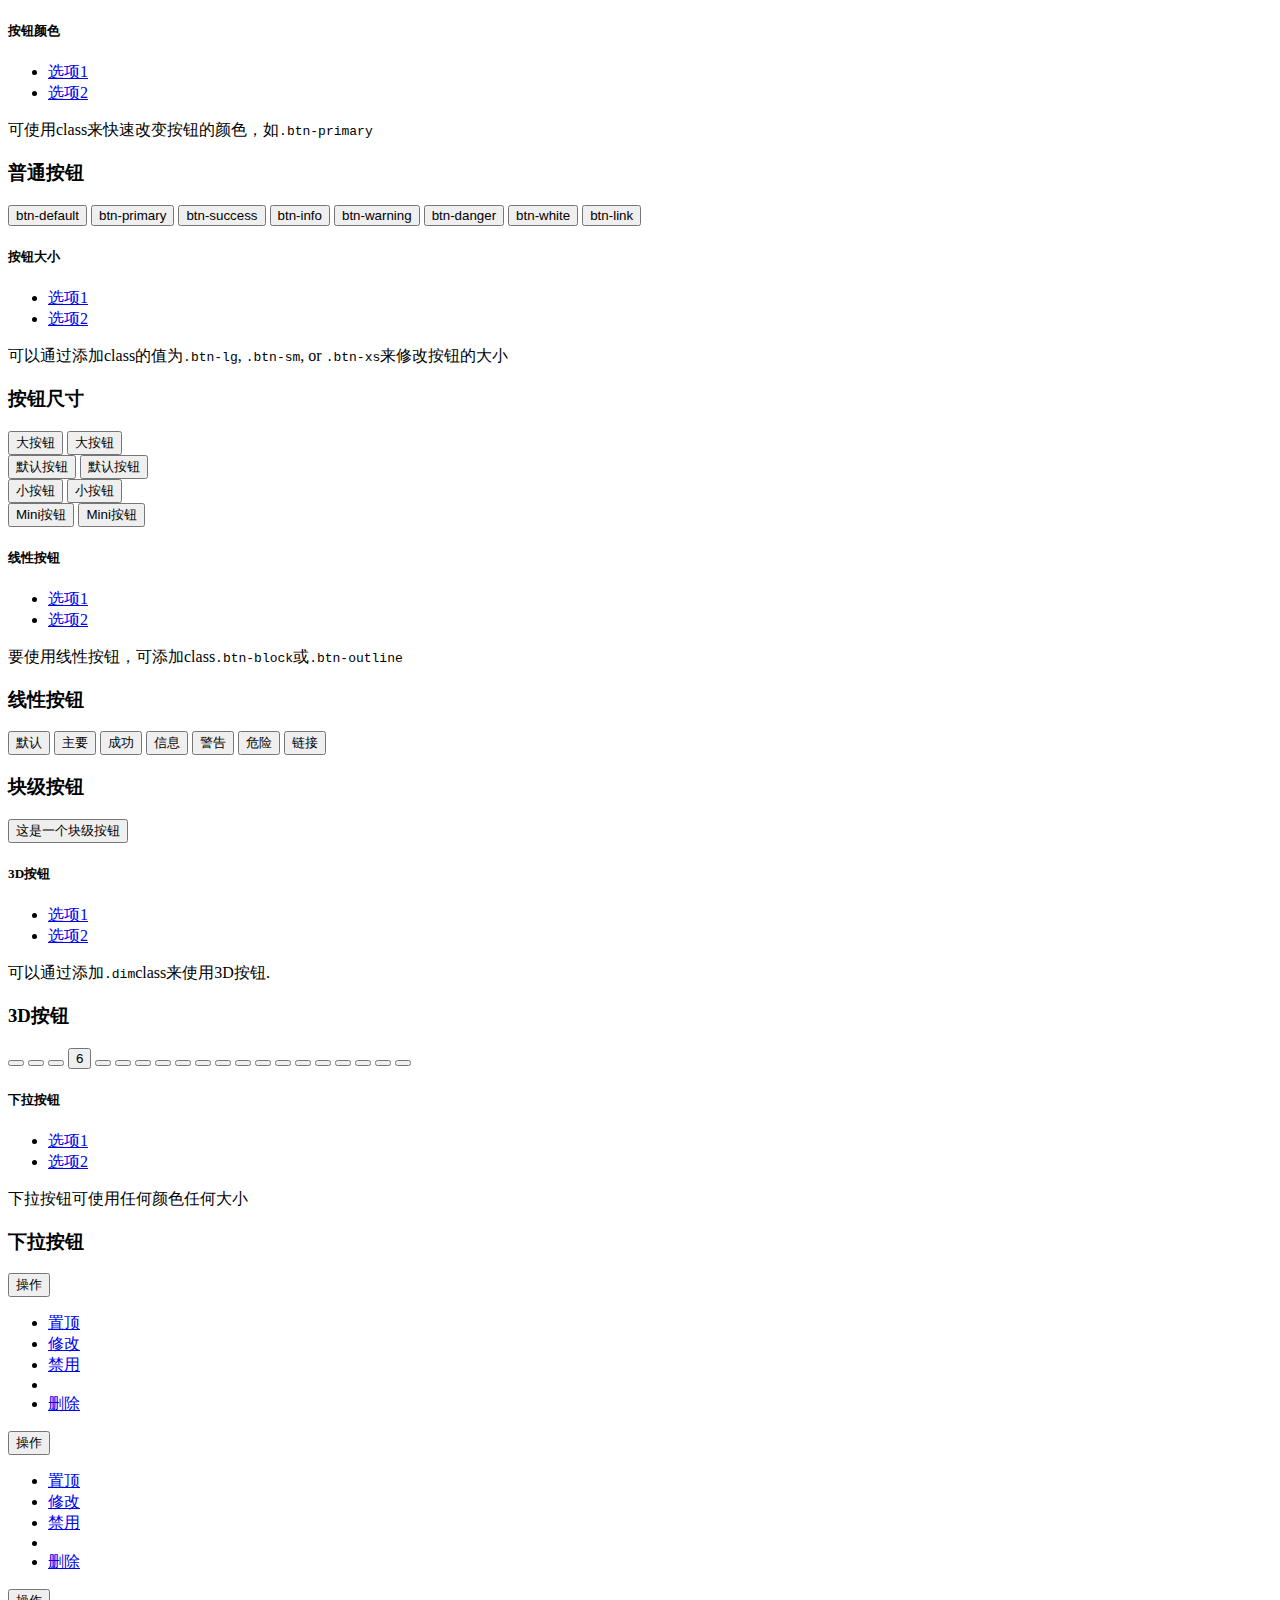
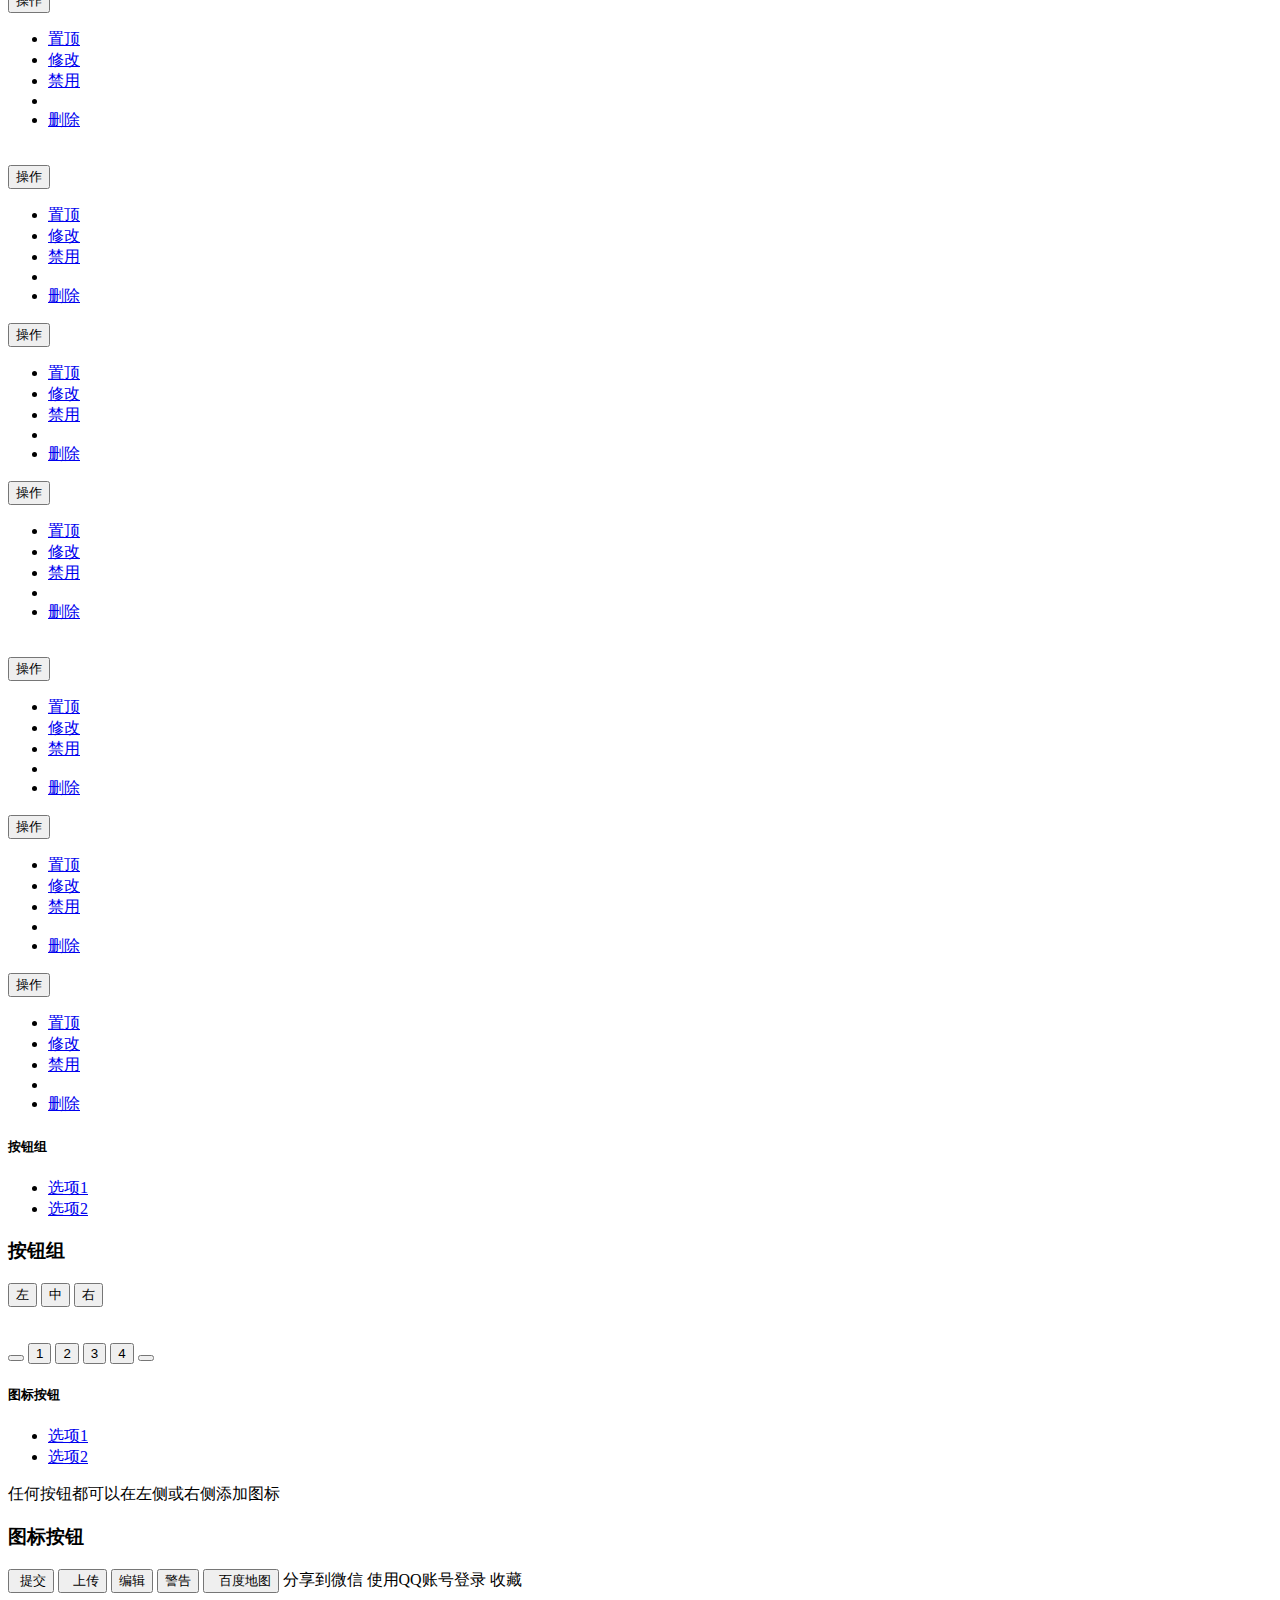
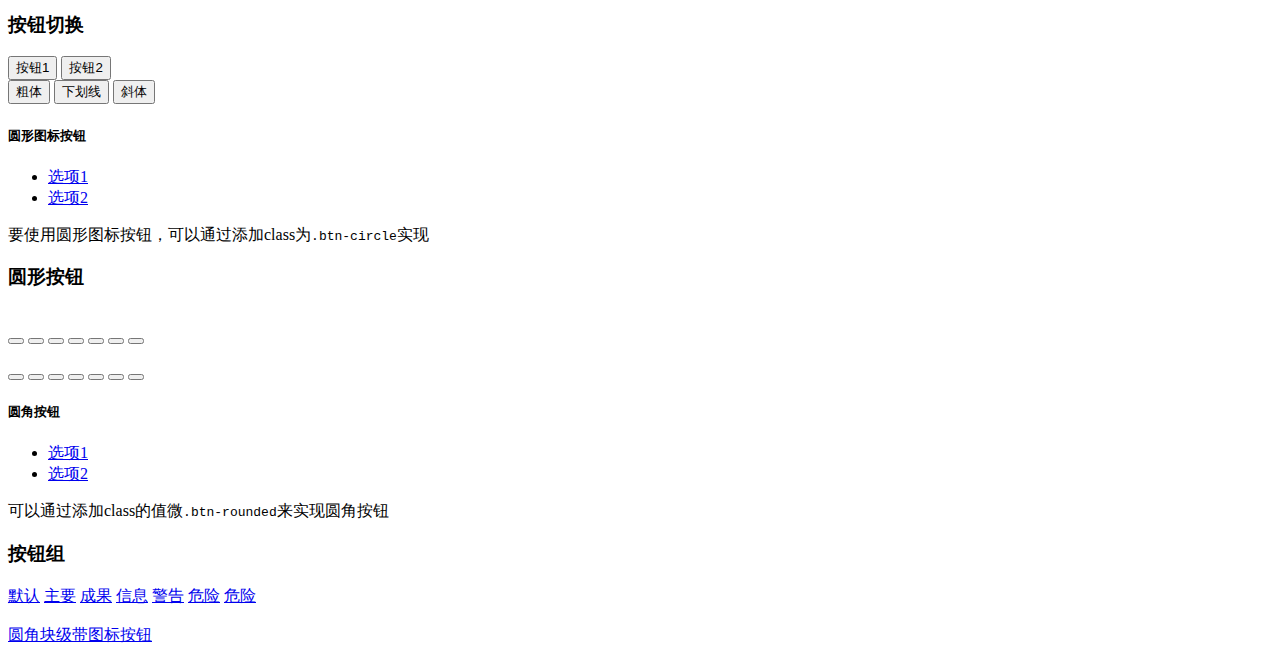
<file: ruoyi/ruoyi-admin/src/main/resources/templates/demo/form/button.html>
<!DOCTYPE html>
<html lang="zh">
<head>
	<th:block th:include="include :: header('按钮')" />
</head>
<body class="gray-bg">
     <div class="row wrapper wrapper-content animated fadeInRight">
        <div class="col-sm-4">
            <div class="ibox float-e-margins">
                <div class="ibox-title">
                    <h5>按钮颜色</h5>
                    <div class="ibox-tools">
                        <a class="collapse-link">
                            <i class="fa fa-chevron-up"></i>
                        </a>
                        <a class="dropdown-toggle" data-toggle="dropdown" href="buttons.html#">
                            <i class="fa fa-wrench"></i>
                        </a>
                        <ul class="dropdown-menu dropdown-user">
                            <li><a href="buttons.html#">选项1</a>
                            </li>
                            <li><a href="buttons.html#">选项2</a>
                            </li>
                        </ul>
                        <a class="close-link">
                            <i class="fa fa-times"></i>
                        </a>
                    </div>
                </div>
                <div class="ibox-content">
                    <p>
                        可使用class来快速改变按钮的颜色，如<code>.btn-primary</code>
                    </p>

                    <h3 class="font-bold">
                            普通按钮
                        </h3>
                    <p>
                        <button type="button" class="btn btn-w-m btn-default">btn-default</button>
                        <button type="button" class="btn btn-w-m btn-primary">btn-primary</button>
                        <button type="button" class="btn btn-w-m btn-success">btn-success</button>
                        <button type="button" class="btn btn-w-m btn-info">btn-info</button>
                        <button type="button" class="btn btn-w-m btn-warning">btn-warning</button>
                        <button type="button" class="btn btn-w-m btn-danger">btn-danger</button>
                        <button type="button" class="btn btn-w-m btn-white">btn-white</button>
                        <button type="button" class="btn btn-w-m btn-link">btn-link</button>
                    </p>
                </div>
            </div>
        </div>
        <div class="col-sm-4">
            <div class="ibox float-e-margins">
                <div class="ibox-title">
                    <h5>按钮大小</h5>
                    <div class="ibox-tools">
                        <a class="collapse-link">
                            <i class="fa fa-chevron-up"></i>
                        </a>
                        <a class="dropdown-toggle" data-toggle="dropdown" href="buttons.html#">
                            <i class="fa fa-wrench"></i>
                        </a>
                        <ul class="dropdown-menu dropdown-user">
                            <li><a href="buttons.html#">选项1</a>
                            </li>
                            <li><a href="buttons.html#">选项2</a>
                            </li>
                        </ul>
                        <a class="close-link">
                            <i class="fa fa-times"></i>
                        </a>
                    </div>
                </div>
                <div class="ibox-content">
                    <p>
                        可以通过添加class的值为<code>.btn-lg</code>, <code>.btn-sm</code>, or <code>.btn-xs</code>来修改按钮的大小
                    </p>
                    <h3 class="font-bold">按钮尺寸</h3>
                    <p>
                        <button type="button" class="btn btn-primary btn-lg">大按钮</button>
                        <button type="button" class="btn btn-default btn-lg">大按钮</button>
                        <br/>
                        <button type="button" class="btn btn-primary">默认按钮</button>
                        <button type="button" class="btn btn-default">默认按钮</button>
                        <br/>
                        <button type="button" class="btn btn-primary btn-sm">小按钮</button>
                        <button type="button" class="btn btn-default btn-sm">小按钮</button>
                        <br/>
                        <button type="button" class="btn btn-primary btn-xs">Mini按钮</button>
                        <button type="button" class="btn btn-default btn-xs">Mini按钮</button>
                    </p>
                </div>
            </div>
        </div>
        <div class="col-sm-4">
            <div class="ibox float-e-margins">
                <div class="ibox-title">
                    <h5>线性按钮</h5>
                    <div class="ibox-tools">
                        <a class="collapse-link">
                            <i class="fa fa-chevron-up"></i>
                        </a>
                        <a class="dropdown-toggle" data-toggle="dropdown" href="buttons.html#">
                            <i class="fa fa-wrench"></i>
                        </a>
                        <ul class="dropdown-menu dropdown-user">
                            <li><a href="buttons.html#">选项1</a>
                            </li>
                            <li><a href="buttons.html#">选项2</a>
                            </li>
                        </ul>
                        <a class="close-link">
                            <i class="fa fa-times"></i>
                        </a>
                    </div>
                </div>
                <div class="ibox-content">
                    <p>
                        要使用线性按钮，可添加class<code>.btn-block</code>或<code>.btn-outline</code>
                    </p>

                    <h3 class="font-bold">线性按钮</h3>
                    <p>
                        <button type="button" class="btn btn-outline btn-default">默认</button>
                        <button type="button" class="btn btn-outline btn-primary">主要</button>
                        <button type="button" class="btn btn-outline btn-success">成功</button>
                        <button type="button" class="btn btn-outline btn-info">信息</button>
                        <button type="button" class="btn btn-outline btn-warning">警告</button>
                        <button type="button" class="btn btn-outline btn-danger">危险</button>
                        <button type="button" class="btn btn-outline btn-link">链接</button>
                    </p>
                    <h3 class="font-bold">块级按钮</h3>
                    <p>
                        <button type="button" class="btn btn-block btn-outline btn-primary">这是一个块级按钮</button>
                    </p>
                </div>
            </div>
        </div>
        <div class="col-sm-12">
            <div class="ibox float-e-margins">
                <div class="ibox-title">
                    <h5>3D按钮</h5>
                    <div class="ibox-tools">
                        <a class="collapse-link">
                            <i class="fa fa-chevron-up"></i>
                        </a>
                        <a class="dropdown-toggle" data-toggle="dropdown" href="buttons.html#">
                            <i class="fa fa-wrench"></i>
                        </a>
                        <ul class="dropdown-menu dropdown-user">
                            <li><a href="buttons.html#">选项1</a>
                            </li>
                            <li><a href="buttons.html#">选项2</a>
                            </li>
                        </ul>
                        <a class="close-link">
                            <i class="fa fa-times"></i>
                        </a>
                    </div>
                </div>
                <div class="ibox-content">
                    <p>
                        可以通过添加<code>.dim</code>class来使用3D按钮.
                    </p>
                    <h3 class="font-bold">3D按钮</h3>

                    <button class="btn btn-primary dim btn-large-dim" type="button"><i class="fa fa-money"></i>
                    </button>
                    <button class="btn btn-warning dim btn-large-dim" type="button"><i class="fa fa-warning"></i>
                    </button>
                    <button class="btn btn-danger  dim btn-large-dim" type="button"><i class="fa fa-heart"></i>
                    </button>
                    <button class="btn btn-primary  dim btn-large-dim" type="button"><i class="fa fa-dollar"></i>6</button>
                    <button class="btn btn-info  dim btn-large-dim btn-outline" type="button"><i class="fa fa-ruble"></i>
                    </button>
                    <button class="btn btn-primary dim" type="button"><i class="fa fa-money"></i>
                    </button>
                    <button class="btn btn-warning dim" type="button"><i class="fa fa-warning"></i>
                    </button>
                    <button class="btn btn-primary dim" type="button"><i class="fa fa-check"></i>
                    </button>
                    <button class="btn btn-success  dim" type="button"><i class="fa fa-upload"></i>
                    </button>
                    <button class="btn btn-info  dim" type="button"><i class="fa fa-paste"></i>
                    </button>
                    <button class="btn btn-warning  dim" type="button"><i class="fa fa-warning"></i>
                    </button>
                    <button class="btn btn-default  dim " type="button"><i class="fa fa-star"></i>
                    </button>
                    <button class="btn btn-danger  dim " type="button"><i class="fa fa-heart"></i>
                    </button>

                    <button class="btn btn-outline btn-primary dim" type="button"><i class="fa fa-money"></i>
                    </button>
                    <button class="btn btn-outline btn-warning dim" type="button"><i class="fa fa-warning"></i>
                    </button>
                    <button class="btn btn-outline btn-primary dim" type="button"><i class="fa fa-check"></i>
                    </button>
                    <button class="btn btn-outline btn-success  dim" type="button"><i class="fa fa-upload"></i>
                    </button>
                    <button class="btn btn-outline btn-info  dim" type="button"><i class="fa fa-paste"></i>
                    </button>
                    <button class="btn btn-outline btn-warning  dim" type="button"><i class="fa fa-warning"></i>
                    </button>
                    <button class="btn btn-outline btn-danger  dim " type="button"><i class="fa fa-heart"></i>
                    </button>

                </div>
            </div>
        </div>
        <div class="col-sm-12">
            <div class="row">
                <div class="col-sm-6">
                    <div class="ibox float-e-margins">
                        <div class="ibox-title">
                            <h5>下拉按钮</h5>
                            <div class="ibox-tools">
                                <a class="collapse-link">
                                    <i class="fa fa-chevron-up"></i>
                                </a>
                                <a class="dropdown-toggle" data-toggle="dropdown" href="buttons.html#">
                                    <i class="fa fa-wrench"></i>
                                </a>
                                <ul class="dropdown-menu dropdown-user">
                                    <li><a href="buttons.html#">选项1</a>
                                    </li>
                                    <li><a href="buttons.html#">选项2</a>
                                    </li>
                                </ul>
                                <a class="close-link">
                                    <i class="fa fa-times"></i>
                                </a>
                            </div>
                        </div>
                        <div class="ibox-content">
                            <p>
                                下拉按钮可使用任何颜色任何大小
                            </p>

                            <h3 class="font-bold">下拉按钮</h3>
                            <div class="btn-group">
                                <button data-toggle="dropdown" class="btn btn-primary dropdown-toggle">操作 <span class="caret"></span>
                                </button>
                                <ul class="dropdown-menu">
                                    <li><a href="buttons.html#">置顶</a>
                                    </li>
                                    <li><a href="buttons.html#" class="font-bold">修改</a>
                                    </li>
                                    <li><a href="buttons.html#">禁用</a>
                                    </li>
                                    <li class="divider"></li>
                                    <li><a href="buttons.html#">删除</a>
                                    </li>
                                </ul>
                            </div>
                            <div class="btn-group">
                                <button data-toggle="dropdown" class="btn btn-warning dropdown-toggle">操作 <span class="caret"></span>
                                </button>
                                <ul class="dropdown-menu">
                                    <li><a href="buttons.html#">置顶</a>
                                    </li>
                                    <li><a href="buttons.html#">修改</a>
                                    </li>
                                    <li><a href="buttons.html#">禁用</a>
                                    </li>
                                    <li class="divider"></li>
                                    <li><a href="buttons.html#">删除</a>
                                    </li>
                                </ul>
                            </div>
                            <div class="btn-group">
                                <button data-toggle="dropdown" class="btn btn-default dropdown-toggle">操作 <span class="caret"></span>
                                </button>
                                <ul class="dropdown-menu">
                                    <li><a href="buttons.html#">置顶</a>
                                    </li>
                                    <li><a href="buttons.html#" class="font-bold">修改</a>
                                    </li>
                                    <li><a href="buttons.html#">禁用</a>
                                    </li>
                                    <li class="divider"></li>
                                    <li><a href="buttons.html#">删除</a>
                                    </li>
                                </ul>
                            </div>

                            <br/>
                            <div class="btn-group">
                                <button data-toggle="dropdown" class="btn btn-primary btn-sm dropdown-toggle">操作 <span class="caret"></span>
                                </button>
                                <ul class="dropdown-menu">
                                    <li><a href="buttons.html#">置顶</a>
                                    </li>
                                    <li><a href="buttons.html#" class="font-bold">修改</a>
                                    </li>
                                    <li><a href="buttons.html#">禁用</a>
                                    </li>
                                    <li class="divider"></li>
                                    <li><a href="buttons.html#">删除</a>
                                    </li>
                                </ul>
                            </div>
                            <div class="btn-group">
                                <button data-toggle="dropdown" class="btn btn-warning btn-sm dropdown-toggle">操作 <span class="caret"></span>
                                </button>
                                <ul class="dropdown-menu">
                                    <li><a href="buttons.html#">置顶</a>
                                    </li>
                                    <li><a href="buttons.html#" class="font-bold">修改</a>
                                    </li>
                                    <li><a href="buttons.html#">禁用</a>
                                    </li>
                                    <li class="divider"></li>
                                    <li><a href="buttons.html#">删除</a>
                                    </li>
                                </ul>
                            </div>
                            <div class="btn-group">
                                <button data-toggle="dropdown" class="btn btn-default btn-sm dropdown-toggle">操作 <span class="caret"></span>
                                </button>
                                <ul class="dropdown-menu">
                                    <li><a href="buttons.html#">置顶</a>
                                    </li>
                                    <li><a href="buttons.html#" class="font-bold">修改</a>
                                    </li>
                                    <li><a href="buttons.html#">禁用</a>
                                    </li>
                                    <li class="divider"></li>
                                    <li><a href="buttons.html#">删除</a>
                                    </li>
                                </ul>
                            </div>
                            <br/>
                            <div class="btn-group">
                                <button data-toggle="dropdown" class="btn btn-primary btn-xs dropdown-toggle">操作 <span class="caret"></span>
                                </button>
                                <ul class="dropdown-menu">
                                    <li><a href="buttons.html#">置顶</a>
                                    </li>
                                    <li><a href="buttons.html#" class="font-bold">修改</a>
                                    </li>
                                    <li><a href="buttons.html#">禁用</a>
                                    </li>
                                    <li class="divider"></li>
                                    <li><a href="buttons.html#">删除</a>
                                    </li>
                                </ul>
                            </div>
                            <div class="btn-group">
                                <button data-toggle="dropdown" class="btn btn-warning btn-xs dropdown-toggle">操作 <span class="caret"></span>
                                </button>
                                <ul class="dropdown-menu">
                                    <li><a href="buttons.html#">置顶</a>
                                    </li>
                                    <li><a href="buttons.html#" class="font-bold">修改</a>
                                    </li>
                                    <li><a href="buttons.html#">禁用</a>
                                    </li>
                                    <li class="divider"></li>
                                    <li><a href="buttons.html#">删除</a>
                                    </li>
                                </ul>
                            </div>
                            <div class="btn-group">
                                <button data-toggle="dropdown" class="btn btn-default btn-xs dropdown-toggle">操作 <span class="caret"></span>
                                </button>
                                <ul class="dropdown-menu">
                                    <li><a href="buttons.html#">置顶</a>
                                    </li>
                                    <li><a href="buttons.html#" class="font-bold">修改</a>
                                    </li>
                                    <li><a href="buttons.html#">禁用</a>
                                    </li>
                                    <li class="divider"></li>
                                    <li><a href="buttons.html#">删除</a>
                                    </li>
                                </ul>
                            </div>
                        </div>
                    </div>
                </div>
                <div class="col-sm-6">
                    <div class="ibox float-e-margins">
                        <div class="ibox-title">
                            <h5>按钮组</h5>
                            <div class="ibox-tools">
                                <a class="collapse-link">
                                    <i class="fa fa-chevron-up"></i>
                                </a>
                                <a class="dropdown-toggle" data-toggle="dropdown" href="buttons.html#">
                                    <i class="fa fa-wrench"></i>
                                </a>
                                <ul class="dropdown-menu dropdown-user">
                                    <li><a href="buttons.html#">选项1</a>
                                    </li>
                                    <li><a href="buttons.html#">选项2</a>
                                    </li>
                                </ul>
                                <a class="close-link">
                                    <i class="fa fa-times"></i>
                                </a>
                            </div>
                        </div>
                        <div class="ibox-content">

                            <h3 class="font-bold">按钮组</h3>
                            <div class="btn-group">
                                <button class="btn btn-white" type="button">左</button>
                                <button class="btn btn-primary" type="button">中</button>
                                <button class="btn btn-white" type="button">右</button>
                            </div>
                            <br/>
                            <br/>
                            <div class="btn-group">
                                <button type="button" class="btn btn-white"><i class="fa fa-chevron-left"></i>
                                </button>
                                <button class="btn btn-white">1</button>
                                <button class="btn btn-white  active">2</button>
                                <button class="btn btn-white">3</button>
                                <button class="btn btn-white">4</button>
                                <button type="button" class="btn btn-white"><i class="fa fa-chevron-right"></i>
                                </button>
                            </div>
                        </div>
                    </div>
                </div>
            </div>
            <div class="ibox float-e-margins">
                <div class="ibox-title">
                    <h5>图标按钮 </h5>
                    <div class="ibox-tools">
                        <a class="collapse-link">
                            <i class="fa fa-chevron-up"></i>
                        </a>
                        <a class="dropdown-toggle" data-toggle="dropdown" href="buttons.html#">
                            <i class="fa fa-wrench"></i>
                        </a>
                        <ul class="dropdown-menu dropdown-user">
                            <li><a href="buttons.html#">选项1</a>
                            </li>
                            <li><a href="buttons.html#">选项2</a>
                            </li>
                        </ul>
                        <a class="close-link">
                            <i class="fa fa-times"></i>
                        </a>
                    </div>
                </div>
                <div class="ibox-content">
                    <p>
                        任何按钮都可以在左侧或右侧添加图标
                    </p>

                    <h3 class="font-bold">图标按钮</h3>
                    <p>
                        <button class="btn btn-primary " type="button"><i class="fa fa-check"></i>&nbsp;提交</button>
                        <button class="btn btn-success " type="button"><i class="fa fa-upload"></i>&nbsp;&nbsp;<span class="bold">上传</span>
                        </button>
                        <button class="btn btn-info " type="button"><i class="fa fa-paste"></i> 编辑</button>
                        <button class="btn btn-warning " type="button"><i class="fa fa-warning"></i> <span class="bold">警告</span>
                        </button>
                        <button class="btn btn-default " type="button"><i class="fa fa-map-marker"></i>&nbsp;&nbsp;百度地图</button>

                        <a class="btn btn-success">
                            <i class="fa fa-weixin"> </i> 分享到微信
                        </a>
                        <a class="btn btn-success btn-outline">
                            <i class="fa fa-qq"> </i> 使用QQ账号登录
                        </a>
                        <a class="btn btn-white btn-bitbucket">
                            <i class="fa fa-user-md"></i>
                        </a>
                        <a class="btn btn-white btn-bitbucket">
                            <i class="fa fa-group"></i>
                        </a>
                        <a class="btn btn-white btn-bitbucket">
                            <i class="fa fa-wrench"></i>
                        </a>
                        <a class="btn btn-white btn-bitbucket">
                            <i class="fa fa-exchange"></i>
                        </a>
                        <a class="btn btn-white btn-bitbucket">
                            <i class="fa fa-check-circle-o"></i>
                        </a>
                        <a class="btn btn-white btn-bitbucket">
                            <i class="fa fa-road"></i>
                        </a>
                        <a class="btn btn-white btn-bitbucket">
                            <i class="fa fa-ambulance"></i>
                        </a>
                        <a class="btn btn-white btn-bitbucket">
                            <i class="fa fa-star"></i> 收藏
                        </a>
                    </p>

                    <h3 class="font-bold">按钮切换</h3>
                    <button data-toggle="button" class="btn btn-primary btn-outline" type="button">按钮1</button>
                    <button data-toggle="button" class="btn btn-primary" type="button">按钮2</button>
                    <div data-toggle="buttons-checkbox" class="btn-group">
                        <button class="btn btn-primary active" type="button"><i class="fa fa-bold"></i> 粗体</button>
                        <button class="btn btn-primary" type="button"><i class="fa fa-underline"></i> 下划线</button>
                        <button class="btn btn-primary active" type="button"><i class="fa fa-italic"></i> 斜体</button>
                    </div>
                </div>
            </div>
        </div>
        <div class="col-sm-12">
            <div class="row">
                <div class="col-sm-6">
                    <div class="ibox float-e-margins">
                        <div class="ibox-title">
                            <h5>圆形图标按钮</h5>
                            <div class="ibox-tools">
                                <a class="collapse-link">
                                    <i class="fa fa-chevron-up"></i>
                                </a>
                                <a class="dropdown-toggle" data-toggle="dropdown" href="buttons.html#">
                                    <i class="fa fa-wrench"></i>
                                </a>
                                <ul class="dropdown-menu dropdown-user">
                                    <li><a href="buttons.html#">选项1</a>
                                    </li>
                                    <li><a href="buttons.html#">选项2</a>
                                    </li>
                                </ul>
                                <a class="close-link">
                                    <i class="fa fa-times"></i>
                                </a>
                            </div>
                        </div>
                        <div class="ibox-content">
                            <p>
                                要使用圆形图标按钮，可以通过添加class为<code>.btn-circle</code>实现
                            </p>

                            <h3 class="font-bold">圆形按钮</h3>
                            <br/>
                            <button class="btn btn-default btn-circle" type="button"><i class="fa fa-check"></i>
                            </button>
                            <button class="btn btn-primary btn-circle" type="button"><i class="fa fa-list"></i>
                            </button>
                            <button class="btn btn-success btn-circle" type="button"><i class="fa fa-link"></i>
                            </button>
                            <button class="btn btn-info btn-circle" type="button"><i class="fa fa-check"></i>
                            </button>
                            <button class="btn btn-warning btn-circle" type="button"><i class="fa fa-times"></i>
                            </button>
                            <button class="btn btn-danger btn-circle" type="button"><i class="fa fa-heart"></i>
                            </button>
                            <button class="btn btn-danger btn-circle btn-outline" type="button"><i class="fa fa-heart"></i>
                            </button>
                            <br/>
                            <br/>
                            <button class="btn btn-default btn-circle btn-lg" type="button"><i class="fa fa-check"></i>
                            </button>
                            <button class="btn btn-primary btn-circle btn-lg" type="button"><i class="fa fa-list"></i>
                            </button>
                            <button class="btn btn-success btn-circle btn-lg" type="button"><i class="fa fa-link"></i>
                            </button>
                            <button class="btn btn-info btn-circle btn-lg" type="button"><i class="fa fa-check"></i>
                            </button>
                            <button class="btn btn-warning btn-circle btn-lg" type="button"><i class="fa fa-times"></i>
                            </button>
                            <button class="btn btn-danger btn-circle btn-lg" type="button"><i class="fa fa-heart"></i>
                            </button>
                            <button class="btn btn-danger btn-circle btn-lg btn-outline" type="button"><i class="fa fa-heart"></i>
                            </button>

                        </div>
                    </div>
                </div>
                <div class="col-sm-6">
                    <div class="ibox float-e-margins">
                        <div class="ibox-title">
                            <h5>圆角按钮</h5>
                            <div class="ibox-tools">
                                <a class="collapse-link">
                                    <i class="fa fa-chevron-up"></i>
                                </a>
                                <a class="dropdown-toggle" data-toggle="dropdown" href="buttons.html#">
                                    <i class="fa fa-wrench"></i>
                                </a>
                                <ul class="dropdown-menu dropdown-user">
                                    <li><a href="buttons.html#">选项1</a>
                                    </li>
                                    <li><a href="buttons.html#">选项2</a>
                                    </li>
                                </ul>
                                <a class="close-link">
                                    <i class="fa fa-times"></i>
                                </a>
                            </div>
                        </div>
                        <div class="ibox-content">
                            <p>
                                可以通过添加class的值微<code>.btn-rounded</code>来实现圆角按钮
                            </p>

                            <h3 class="font-bold">按钮组</h3>
                            <p>
                                <a class="btn btn-default btn-rounded" href="buttons.html#">默认</a>
                                <a class="btn btn-primary btn-rounded" href="buttons.html#">主要</a>
                                <a class="btn btn-success btn-rounded" href="buttons.html#">成果</a>
                                <a class="btn btn-info btn-rounded" href="buttons.html#">信息</a>
                                <a class="btn btn-warning btn-rounded" href="buttons.html#">警告</a>
                                <a class="btn btn-danger btn-rounded" href="buttons.html#">危险</a>
                                <a class="btn btn-danger btn-rounded btn-outline" href="buttons.html#">危险</a>
                                <br/>
                                <br/>
                                <a class="btn btn-primary btn-rounded btn-block" href="buttons.html#"><i class="fa fa-info-circle"></i> 圆角块级带图标按钮</a>
                            </p>
                        </div>
                    </div>
                </div>

            </div>
        </div>
    </div>
    <th:block th:include="include :: footer" />
</body>
</html>
</file>
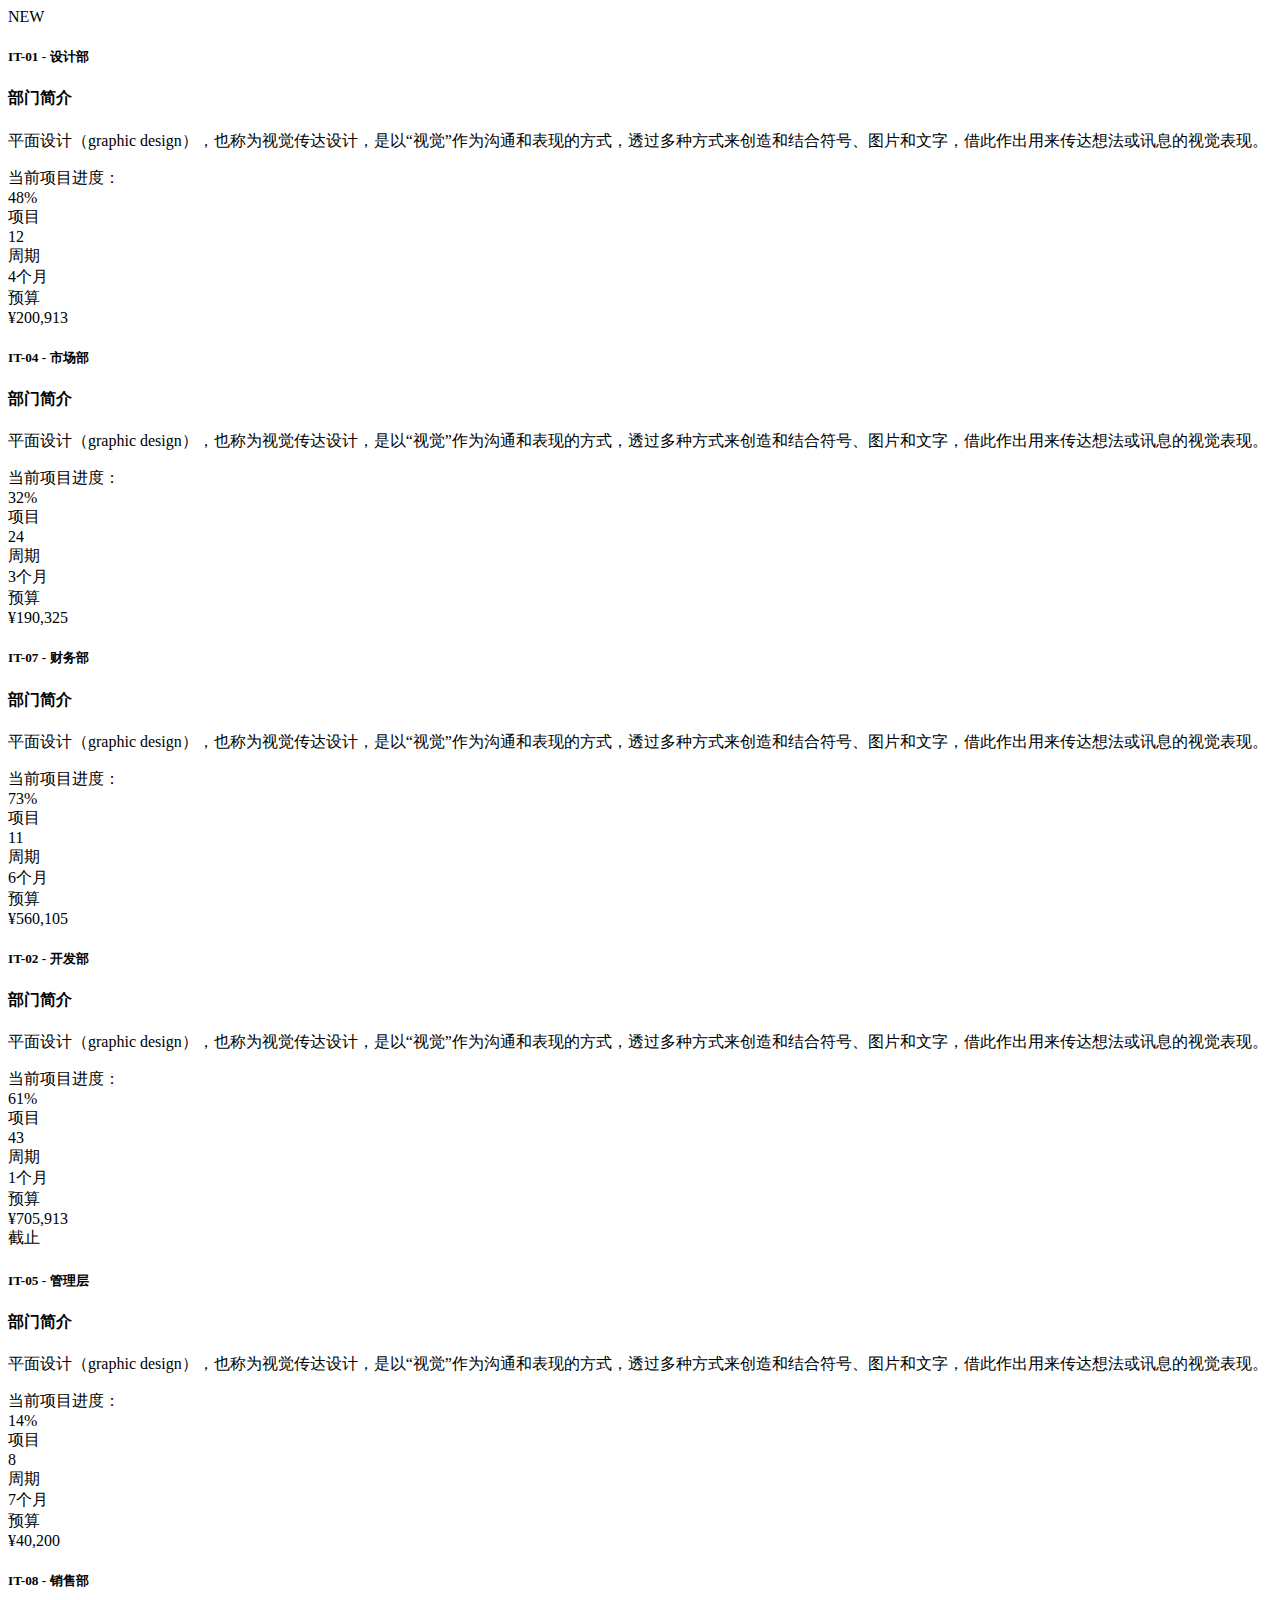
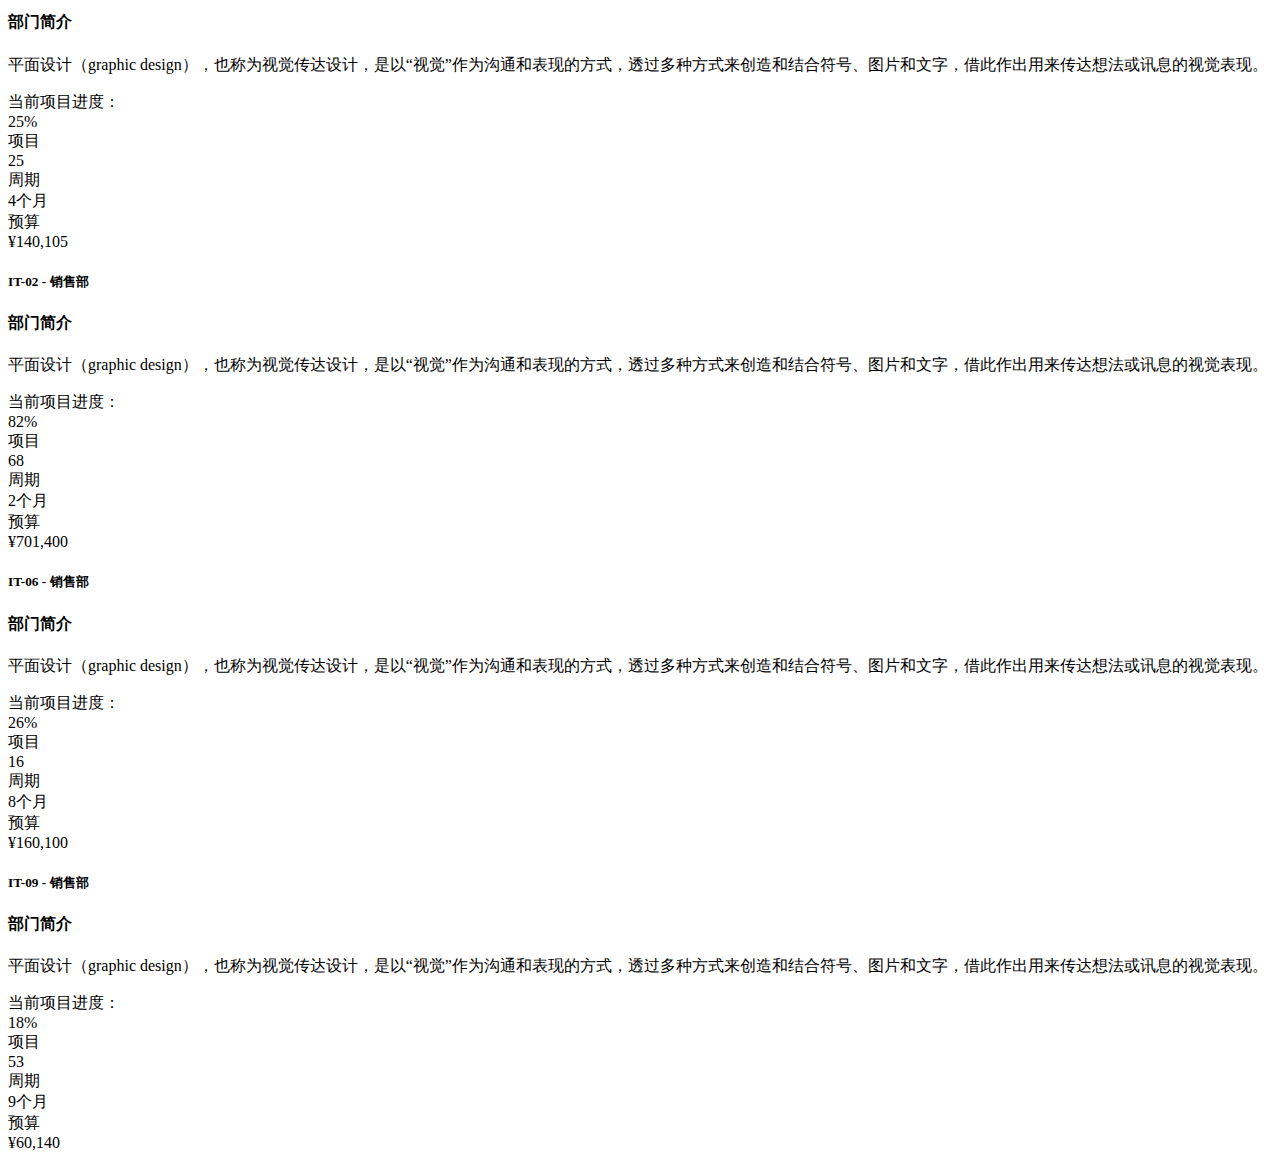
<file: ruoyi/ruoyi-admin/src/main/resources/templates/demo/form/cards.html>
<!DOCTYPE html>
<html lang="zh">
<head>
	<th:block th:include="include :: header('卡片列表')" />
</head>
<body class="gray-bg">
    <div class="wrapper wrapper-content animated fadeInRight">
        <div class="row">
            <div class="col-sm-4">
                <div class="ibox">
                    <div class="ibox-title">
                        <span class="label label-primary pull-right">NEW</span>
                        <h5>IT-01 - 设计部</h5>
                    </div>
                    <div class="ibox-content">
                        <h4>部门简介</h4>
                        <p>
                                                                           平面设计（graphic design），也称为视觉传达设计，是以“视觉”作为沟通和表现的方式，透过多种方式来创造和结合符号、图片和文字，借此作出用来传达想法或讯息的视觉表现。
                        </p>
                        <div>
                            <span>当前项目进度：</span>
                            <div class="stat-percent">48%</div>
                            <div class="progress progress-mini">
                                <div style="width: 48%;" class="progress-bar"></div>
                            </div>
                        </div>
                        <div class="row  m-t-sm">
                            <div class="col-sm-4">
                                <div class="font-bold">项目</div>
                                12
                            </div>
                            <div class="col-sm-4">
                                <div class="font-bold">周期</div>
                                4个月
                            </div>
                            <div class="col-sm-4 text-right">
                                <div class="font-bold">预算</div>
                                &yen;200,913 <i class="fa fa-level-up text-navy"></i>
                            </div>
                        </div>

                    </div>
                </div>
                <div class="ibox">
                    <div class="ibox-title">
                        <h5>IT-04 - 市场部</h5>
                    </div>
                    <div class="ibox-content">
                        <h4>部门简介</h4>
                        <p>
                                                                           平面设计（graphic design），也称为视觉传达设计，是以“视觉”作为沟通和表现的方式，透过多种方式来创造和结合符号、图片和文字，借此作出用来传达想法或讯息的视觉表现。
                        </p>
                        <div>
                            <span>当前项目进度：</span>
                            <div class="stat-percent">32%</div>
                            <div class="progress progress-mini">
                                <div style="width: 32%;" class="progress-bar"></div>
                            </div>
                        </div>
                        <div class="row  m-t-sm">
                            <div class="col-sm-4">
                                <div class="font-bold">项目</div>
                                24
                            </div>
                            <div class="col-sm-4">
                                <div class="font-bold">周期</div>
                                3个月
                            </div>
                            <div class="col-sm-4 text-right">
                                <div class="font-bold">预算</div>
                                &yen;190,325 <i class="fa fa-level-up text-navy"></i>
                            </div>
                        </div>

                    </div>
                </div>
                <div class="ibox">
                    <div class="ibox-title">
                        <h5>IT-07 - 财务部</h5>
                    </div>
                    <div class="ibox-content">
                        <h4>部门简介</h4>
                        <p>
                                                                           平面设计（graphic design），也称为视觉传达设计，是以“视觉”作为沟通和表现的方式，透过多种方式来创造和结合符号、图片和文字，借此作出用来传达想法或讯息的视觉表现。
                        </p>
                        <div>
                            <span>当前项目进度：</span>
                            <div class="stat-percent">73%</div>
                            <div class="progress progress-mini">
                                <div style="width: 73%;" class="progress-bar"></div>
                            </div>
                        </div>
                        <div class="row  m-t-sm">
                            <div class="col-sm-4">
                                <div class="font-bold">项目</div>
                                11
                            </div>
                            <div class="col-sm-4">
                                <div class="font-bold">周期</div>
                                6个月
                            </div>
                            <div class="col-sm-4 text-right">
                                <div class="font-bold">预算</div>
                                &yen;560,105 <i class="fa fa-level-up text-navy"></i>
                            </div>
                        </div>

                    </div>
                </div>
            </div>
            <div class="col-sm-4">
                <div class="ibox">
                    <div class="ibox-title">
                        <h5>IT-02 - 开发部</h5>
                    </div>
                    <div class="ibox-content">
                        <h4>部门简介</h4>
                        <p>
                                                                           平面设计（graphic design），也称为视觉传达设计，是以“视觉”作为沟通和表现的方式，透过多种方式来创造和结合符号、图片和文字，借此作出用来传达想法或讯息的视觉表现。
                        </p>
                        <div>
                            <span>当前项目进度：</span>
                            <div class="stat-percent">61%</div>
                            <div class="progress progress-mini">
                                <div style="width: 61%;" class="progress-bar"></div>
                            </div>
                        </div>
                        <div class="row  m-t-sm">
                            <div class="col-sm-4">
                                <div class="font-bold">项目</div>
                                43
                            </div>
                            <div class="col-sm-4">
                                <div class="font-bold">周期</div>
                                1个月
                            </div>
                            <div class="col-sm-4 text-right">
                                <div class="font-bold">预算</div>
                                &yen;705,913 <i class="fa fa-level-up text-navy"></i>
                            </div>
                        </div>

                    </div>
                </div>
                <div class="ibox">
                    <div class="ibox-title">
                        <span class="label label-warning pull-right">截止</span>
                        <h5>IT-05 - 管理层</h5>
                    </div>
                    <div class="ibox-content">
                        <h4>部门简介</h4>
                        <p>
                                                                           平面设计（graphic design），也称为视觉传达设计，是以“视觉”作为沟通和表现的方式，透过多种方式来创造和结合符号、图片和文字，借此作出用来传达想法或讯息的视觉表现。
                        </p>
                        <div>
                            <span>当前项目进度：</span>
                            <div class="stat-percent">14%</div>
                            <div class="progress progress-mini">
                                <div style="width: 14%;" class="progress-bar"></div>
                            </div>
                        </div>
                        <div class="row  m-t-sm">
                            <div class="col-sm-4">
                                <div class="font-bold">项目</div>
                                8
                            </div>
                            <div class="col-sm-4">
                                <div class="font-bold">周期</div>
                                7个月
                            </div>
                            <div class="col-sm-4 text-right">
                                <div class="font-bold">预算</div>
                                &yen;40,200 <i class="fa fa-level-up text-navy"></i>
                            </div>
                        </div>

                    </div>
                </div>
                <div class="ibox">
                    <div class="ibox-title">
                        <h5>IT-08 - 销售部</h5>
                    </div>
                    <div class="ibox-content">
                        <h4>部门简介</h4>
                        <p>
                                                                           平面设计（graphic design），也称为视觉传达设计，是以“视觉”作为沟通和表现的方式，透过多种方式来创造和结合符号、图片和文字，借此作出用来传达想法或讯息的视觉表现。
                        </p>
                        <div>
                            <span>当前项目进度：</span>
                            <div class="stat-percent">25%</div>
                            <div class="progress progress-mini">
                                <div style="width: 25%;" class="progress-bar"></div>
                            </div>
                        </div>
                        <div class="row  m-t-sm">
                            <div class="col-sm-4">
                                <div class="font-bold">项目</div>
                                25
                            </div>
                            <div class="col-sm-4">
                                <div class="font-bold">周期</div>
                                4个月
                            </div>
                            <div class="col-sm-4 text-right">
                                <div class="font-bold">预算</div>
                                &yen;140,105 <i class="fa fa-level-up text-navy"></i>
                            </div>
                        </div>

                    </div>
                </div>
            </div>
            <div class="col-sm-4">
                <div class="ibox">
                    <div class="ibox-title">

                        <h5>IT-02 - 销售部</h5>
                    </div>
                    <div class="ibox-content">
                        <h4>部门简介</h4>
                        <p>
                                                                           平面设计（graphic design），也称为视觉传达设计，是以“视觉”作为沟通和表现的方式，透过多种方式来创造和结合符号、图片和文字，借此作出用来传达想法或讯息的视觉表现。
                        </p>
                        <div>
                            <span>当前项目进度：</span>
                            <div class="stat-percent">82%</div>
                            <div class="progress progress-mini">
                                <div style="width: 82%;" class="progress-bar"></div>
                            </div>
                        </div>
                        <div class="row  m-t-sm">
                            <div class="col-sm-4">
                                <div class="font-bold">项目</div>
                                68
                            </div>
                            <div class="col-sm-4">
                                <div class="font-bold">周期</div>
                                2个月
                            </div>
                            <div class="col-sm-4 text-right">
                                <div class="font-bold">预算</div>
                                &yen;701,400 <i class="fa fa-level-up text-navy"></i>
                            </div>
                        </div>

                    </div>
                </div>
                <div class="ibox">
                    <div class="ibox-title">
                        <h5>IT-06 - 销售部</h5>
                    </div>
                    <div class="ibox-content">
                        <h4>部门简介</h4>
                        <p>
                                                                           平面设计（graphic design），也称为视觉传达设计，是以“视觉”作为沟通和表现的方式，透过多种方式来创造和结合符号、图片和文字，借此作出用来传达想法或讯息的视觉表现。
                        </p>
                        <div>
                            <span>当前项目进度：</span>
                            <div class="stat-percent">26%</div>
                            <div class="progress progress-mini">
                                <div style="width: 26%;" class="progress-bar"></div>
                            </div>
                        </div>
                        <div class="row  m-t-sm">
                            <div class="col-sm-4">
                                <div class="font-bold">项目</div>
                                16
                            </div>
                            <div class="col-sm-4">
                                <div class="font-bold">周期</div>
                                8个月
                            </div>
                            <div class="col-sm-4 text-right">
                                <div class="font-bold">预算</div>
                                &yen;160,100 <i class="fa fa-level-up text-navy"></i>
                            </div>
                        </div>

                    </div>
                </div>
                <div class="ibox">
                    <div class="ibox-title">
                        <h5>IT-09 - 销售部</h5>
                    </div>
                    <div class="ibox-content">
                        <h4>部门简介</h4>
                        <p>
                                                                           平面设计（graphic design），也称为视觉传达设计，是以“视觉”作为沟通和表现的方式，透过多种方式来创造和结合符号、图片和文字，借此作出用来传达想法或讯息的视觉表现。
                        </p>
                        <div>
                            <span>当前项目进度：</span>
                            <div class="stat-percent">18%</div>
                            <div class="progress progress-mini">
                                <div style="width: 18%;" class="progress-bar"></div>
                            </div>
                        </div>
                        <div class="row  m-t-sm">
                            <div class="col-sm-4">
                                <div class="font-bold">项目</div>
                                53
                            </div>
                            <div class="col-sm-4">
                                <div class="font-bold">周期</div>
                                9个月
                            </div>
                            <div class="col-sm-4 text-right">
                                <div class="font-bold">预算</div>
                                &yen;60,140 <i class="fa fa-level-up text-navy"></i>
                            </div>
                        </div>

                    </div>
                </div>
            </div>
        </div>
    </div>
    <th:block th:include="include :: footer" />
</body>
</html>
</file>
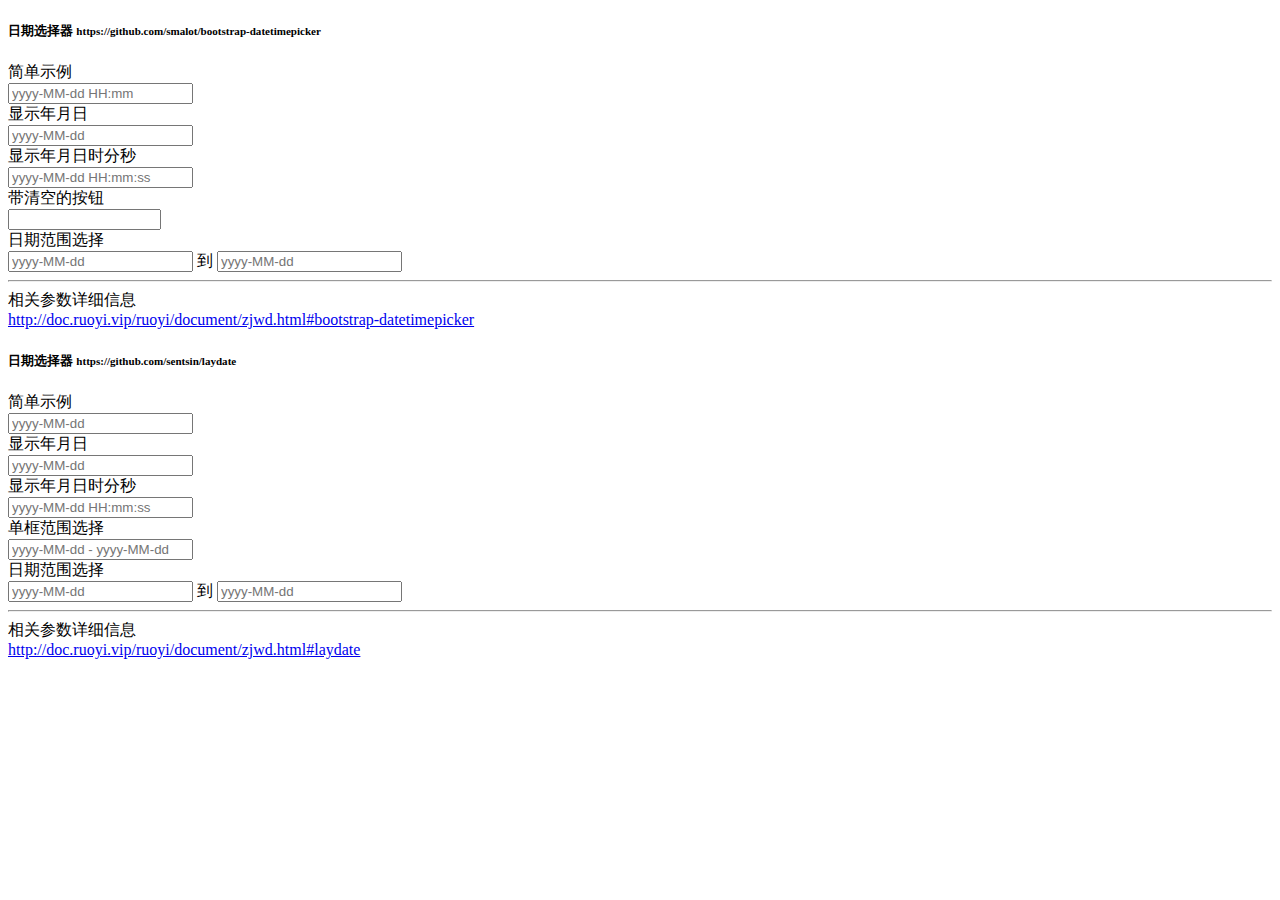
<file: ruoyi/ruoyi-admin/src/main/resources/templates/demo/form/datetime.html>
<!DOCTYPE html>
<html lang="zh">
<head>
	<th:block th:include="include :: header('日期和时间')" />
	<th:block th:include="include :: datetimepicker-css" />
</head>
<body class="gray-bg">
      <div class="wrapper wrapper-content animated fadeInRight">
        <div class="row">
            <div class="col-sm-6">
                <div class="ibox float-e-margins">
                    <div class="ibox-title">
                        <h5>日期选择器 <small>https://github.com/smalot/bootstrap-datetimepicker</small></h5>
                    </div>
                    <div class="ibox-content">
                        <div class="form-group">
                            <label class="font-noraml">简单示例</label>
                            <div class="input-group date">
                                <span class="input-group-addon"><i class="fa fa-calendar"></i></span>
                                <input type="text" class="form-control" id="datetimepicker-demo-1" placeholder="yyyy-MM-dd HH:mm">
                            </div>
                        </div>
                        
                        <div class="form-group">
                            <label class="font-noraml">显示年月日</label>
                            <div class="input-group date">
                                <span class="input-group-addon"><i class="fa fa-calendar"></i></span>
                                <input type="text" class="form-control" id="datetimepicker-demo-2" placeholder="yyyy-MM-dd">
                            </div>
                        </div>
                        
                        <div class="form-group">
                            <label class="font-noraml">显示年月日时分秒</label>
                            <div class="input-group date">
                                <span class="input-group-addon"><i class="fa fa-calendar"></i></span>
                                <input type="text" class="form-control" id="datetimepicker-demo-3" placeholder="yyyy-MM-dd HH:mm:ss">
                            </div>
                        </div>
                        
                        <div class="form-group">
			                <label class="font-noraml">带清空的按钮</label>
			                <div class="input-group date form_date">
			                    <span class="input-group-addon"><i class="fa fa-calendar"></i></span>
			                    <input class="form-control" size="16" type="text" readonly>
			                    <span class="input-group-addon"><span class="glyphicon glyphicon-remove"></span></span>
			                </div>
			            </div>
                        
                        <div class="form-group">
                            <label class="font-noraml">日期范围选择</label>
                            <div class="input-daterange input-group">
                                <input type="text" class="input-sm form-control" id="datetimepicker-startTime" placeholder="yyyy-MM-dd"/>
                                <span class="input-group-addon">到</span>
                                <input type="text" class="input-sm form-control" id="datetimepicker-endTime" placeholder="yyyy-MM-dd"/>
                            </div>
                        </div>
                        <hr>
                        <div class="form-group">
                            <label class="font-noraml">相关参数详细信息</label>
                            <div><a href="http://doc.ruoyi.vip/ruoyi/document/zjwd.html#bootstrap-datetimepicker" target="_blank">http://doc.ruoyi.vip/ruoyi/document/zjwd.html#bootstrap-datetimepicker</a></div>
                        </div>
                    </div>
                </div>
            </div>
            <div class="col-sm-6">
                <div class="ibox float-e-margins">
                    <div class="ibox-title">
                        <h5>日期选择器 <small>https://github.com/sentsin/laydate</small></h5>
                    </div>
                    <div class="ibox-content">
                        <div class="form-group">
                            <label class="font-noraml">简单示例</label>
                            <div class="input-group date">
                                <span class="input-group-addon"><i class="fa fa-calendar"></i></span>
                                <input type="text" class="form-control" id="laydate-demo-1" placeholder="yyyy-MM-dd">
                            </div>
                        </div>
                        
                        <div class="form-group">
                            <label class="font-noraml">显示年月日</label>
                            <div class="input-group date">
                                <span class="input-group-addon"><i class="fa fa-calendar"></i></span>
                                <input type="text" class="form-control" id="laydate-demo-2" placeholder="yyyy-MM-dd">
                            </div>
                        </div>
                        
                        <div class="form-group">
                            <label class="font-noraml">显示年月日时分秒</label>
                            <div class="input-group date">
                                <span class="input-group-addon"><i class="fa fa-calendar"></i></span>
                                <input type="text" class="form-control" id="laydate-demo-3" placeholder="yyyy-MM-dd HH:mm:ss">
                            </div>
                        </div>
                        
                        <div class="form-group">
                            <label class="font-noraml">单框范围选择</label>
                            <div class="input-group date">
                                <span class="input-group-addon"><i class="fa fa-calendar"></i></span>
                                <input type="text" class="form-control" id="laydate-demo-4" placeholder="yyyy-MM-dd - yyyy-MM-dd">
                            </div>
                        </div>
                        
                        <div class="form-group">
                            <label class="font-noraml">日期范围选择</label>
                            <div class="input-daterange input-group">
                                <input type="text" class="input-sm form-control" id="laydate-startTime" placeholder="yyyy-MM-dd"/>
                                <span class="input-group-addon">到</span>
                                <input type="text" class="input-sm form-control" id="laydate-endTime" placeholder="yyyy-MM-dd"/>
                            </div>
                        </div>
                        <hr>
                        <div class="form-group">
                            <label class="font-noraml">相关参数详细信息</label>
                            <div><a href="http://doc.ruoyi.vip/ruoyi/document/zjwd.html#laydate" target="_blank">http://doc.ruoyi.vip/ruoyi/document/zjwd.html#laydate</a></div>
                        </div>
                    </div>
                </div>
            </div>
        </div>
    </div>
    <th:block th:include="include :: footer" />
    <th:block th:include="include :: datetimepicker-js" />
    <script type="text/javascript">
        $(function(){
        	<!-- datetimepicker示例 -->
        	$("#datetimepicker-demo-1").datetimepicker();
        	
        	$("#datetimepicker-demo-2").datetimepicker({
       		    format: "yyyy-mm-dd",
       		    minView: "month",
       		    autoclose: true
       		});
        	
        	$("#datetimepicker-demo-3").datetimepicker({
       		    format: "yyyy-mm-dd hh:ii:ss",
       		    autoclose: true
       		});
        	
        	$('.form_date').datetimepicker({
        		format: "yyyy-mm-dd",
       		    minView: "month",
       		    autoclose: true
            });
        	
        	$("#datetimepicker-startTime").datetimepicker({
        		format: 'yyyy-mm-dd',
        		minView: "month",
        	    todayBtn:  true,
        	    autoclose: true,
        		endDate : new Date(),
        	}).on('changeDate', function(event) {
        		event.preventDefault();
        		event.stopPropagation();
        		var startTime = event.date;
        		$('#datetimepicker-endTime').datetimepicker('setStartDate', startTime);
        	});
        	
        	$("#datetimepicker-endTime").datetimepicker({
        		format: 'yyyy-mm-dd',
        		minView: "month",
        		todayBtn:  true,
        		autoclose: true,
        		endDate : new Date(),
        	}).on('changeDate', function(event) {
        		event.preventDefault();
        		event.stopPropagation();
        		var endTime = event.date;
        		$("#datetimepicker-startTime").datetimepicker('setEndDate', endTime);
        	});
        	
        	<!-- laydate示例 -->
        	layui.use('laydate', function(){
       		  var laydate = layui.laydate;
       		  
       		  laydate.render({
       		    elem: '#laydate-demo-1'
       		  });
       		  
       		  laydate.render({ 
       		    elem: '#laydate-demo-2',
       		    type: 'date'
       		  });
       		  
       		  laydate.render({ 
       		    elem: '#laydate-demo-3',
       		    type: 'datetime',
       		    trigger: 'click'
       		  });
       		  
       		  laydate.render({
       		    elem: '#laydate-demo-4',
       		    range: true
       		  });
       		  
       		  var startDate = laydate.render({
		        elem: '#laydate-startTime',
		        max: $('#laydate-endTime').val(),
		        theme: 'molv',
		        trigger: 'click',
		        done: function(value, date) {
		            // 结束时间大于开始时间
		            if (value !== '') {
		                endDate.config.min.year = date.year;
		                endDate.config.min.month = date.month - 1;
		                endDate.config.min.date = date.date;
		            } else {
		                endDate.config.min.year = '';
		                endDate.config.min.month = '';
		                endDate.config.min.date = '';
		            }
		        }
		      });
       		
		      var endDate = laydate.render({
		        elem: '#laydate-endTime',
		        min: $('#laydate-startTime').val(),
		        theme: 'molv',
		        trigger: 'click',
		        done: function(value, date) {
		            // 开始时间小于结束时间
		            if (value !== '') {
		                startDate.config.max.year = date.year;
		                startDate.config.max.month = date.month - 1;
		                startDate.config.max.date = date.date;
		            } else {
		                startDate.config.max.year = '';
		                startDate.config.max.month = '';
		                startDate.config.max.date = '';
		            }
		        }
		      });
       	   });
        });
    </script>
</body>
</html>
</file>
